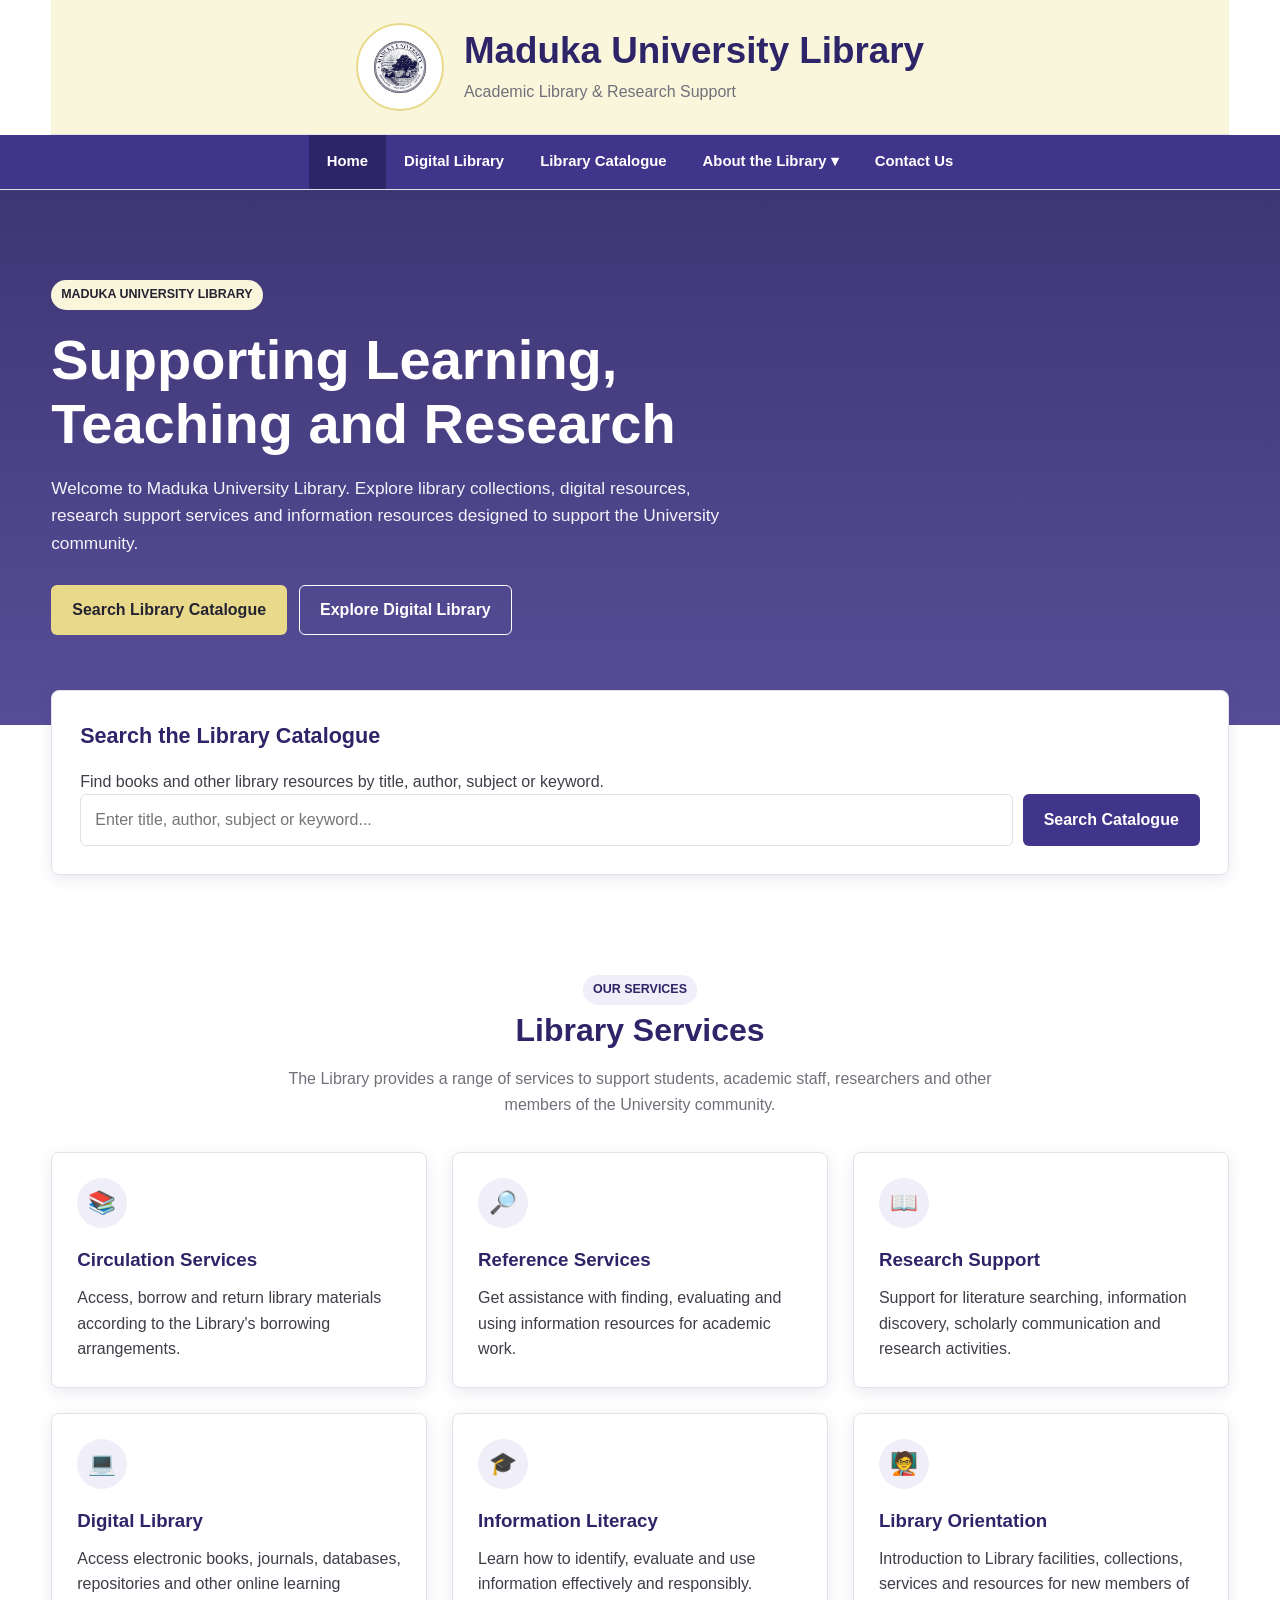
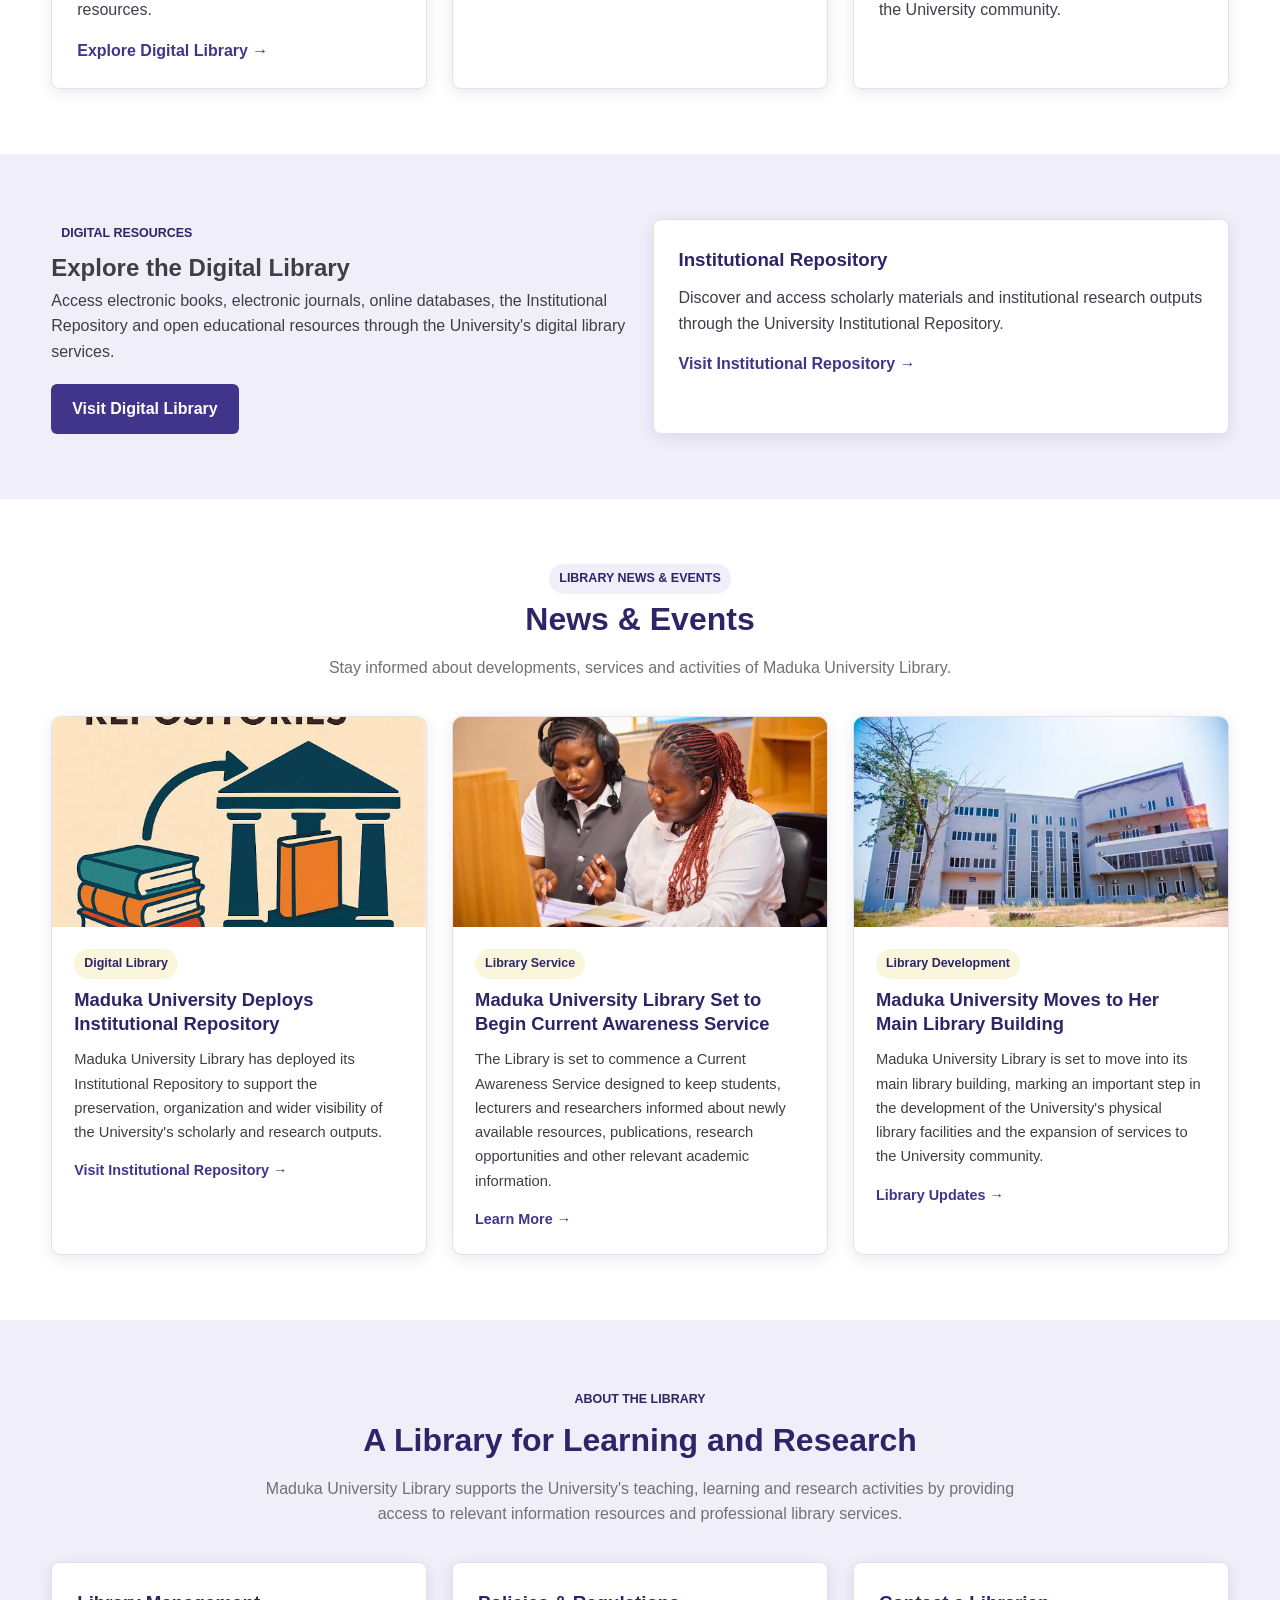
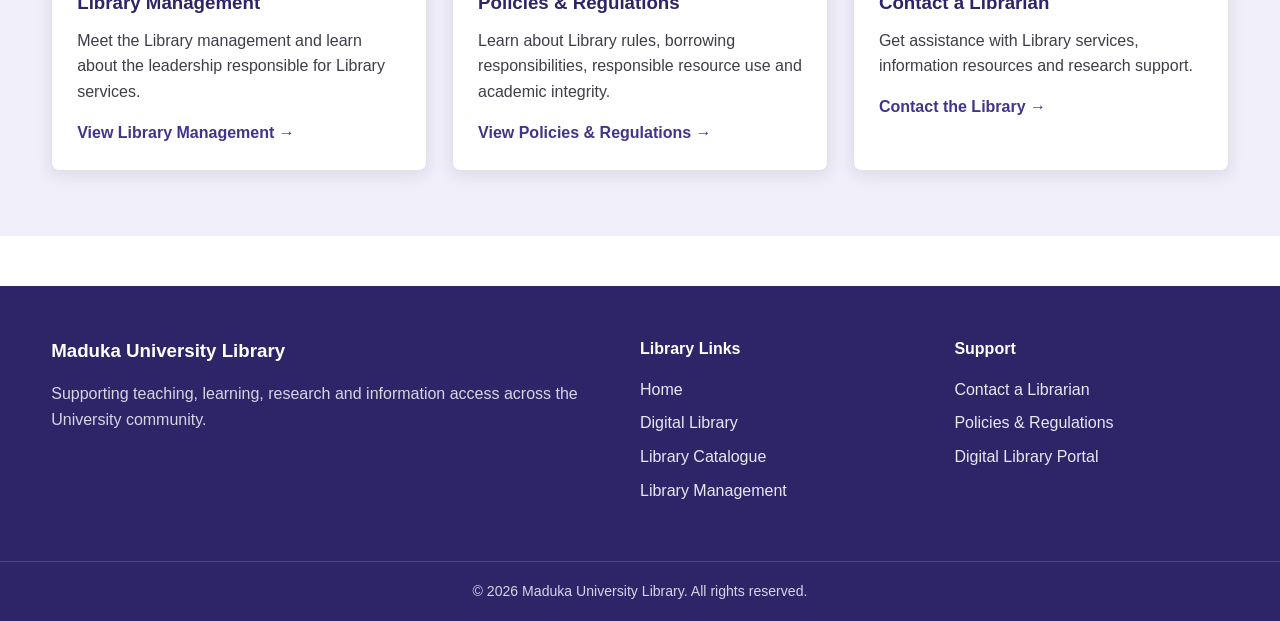
<file: index.html>
<!DOCTYPE html>
<html lang="en">
<head>
    <meta charset="UTF-8">
    <meta name="viewport" content="width=device-width, initial-scale=1.0">

    <title>Maduka University Library</title>

    <meta
        name="description"
        content="Maduka University Library provides library, digital resources, research support and information services to the University community."
    >

    <link rel="stylesheet" href="style.css">
</head>

<body>

    
    <!-- =====================================================
         HEADER
    ====================================================== -->

   <header class="site-header">

    <div class="container university-header">

        <a href="index.html" class="university-brand">

            <img
                src="images/logo.png"
                alt="Maduka University Library Logo"
                class="university-logo"
            >

            <div class="university-title">
                <h1>Maduka University Library</h1>
                <p>Academic Library &amp; Research Support</p>
            </div>

        </a>

    </div>


    <nav class="main-nav" aria-label="Main Navigation">

        <div class="container">

            <ul class="nav-list">

                <li>
                    <a href="index.html" class="nav-link active">
                        Home
                    </a>
                </li>

                <li>
                    <a href="digital.html" class="nav-link">
                        Digital Library
                    </a>
                </li>

                <li>
                    <a href="catalogue.html" class="nav-link">
                        Library Catalogue
                    </a>
                </li>

                <li class="nav-dropdown">

                    <a href="#" class="nav-link">
                        About the Library ▾
                    </a>

                    <ul class="dropdown-menu">

                        <li>
                            <a href="staff.html">
                                Library Management
                            </a>
                        </li>

                        <li>
                            <a href="index.html#services">
                                Library Services
                            </a>
                        </li>

                        <li>
                            <a href="rules.html">
                                Policies &amp; Regulations
                            </a>
                        </li>

                    </ul>

                </li>

                <li>
                    <a href="contact.html" class="nav-link">
                        Contact Us
                    </a>
                </li>

            </ul>

        </div>

    </nav>

</header>
    <!-- =====================================================
         MAIN CONTENT
    ====================================================== -->

    <main>


        <!-- =================================================
             HERO
        ================================================== -->

        <section class="hero">

            <div class="container">

                <div class="hero-content">

                    <span class="badge badge-yellow">
                        MADUKA UNIVERSITY LIBRARY
                    </span>

                    <h1>
                        Supporting Learning, Teaching and Research
                    </h1>

                    <p>
                        Welcome to Maduka University Library. Explore
                        library collections, digital resources, research
                        support services and information resources designed
                        to support the University community.
                    </p>

                    <div class="hero-actions">

                        <a
                            href="catalogue.html"
                            class="btn btn-secondary"
                        >
                            Search Library Catalogue
                        </a>

                        <a
                            href="digital.html"
                            class="btn btn-outline hero-outline"
                        >
                            Explore Digital Library
                        </a>

                    </div>

                </div>

            </div>

        </section>


        <!-- =================================================
             QUICK CATALOGUE SEARCH
        ================================================== -->

        <section class="search-section">

            <div class="container">

                <div class="search-widget">

                    <h2>
                        Search the Library Catalogue
                    </h2>

                    <p>
                        Find books and other library resources by title,
                        author, subject or keyword.
                    </p>

                    <form
                        id="quick-search"
                        class="search-form"
                    >

                        <input
                            type="search"
                            id="catalogue-search"
                            name="catalogue-search"
                            placeholder="Enter title, author, subject or keyword..."
                            aria-label="Search library catalogue"
                            required
                        >

                        <button
                            type="submit"
                            class="btn btn-primary"
                        >
                            Search Catalogue
                        </button>

                    </form>

                </div>

            </div>

        </section>


        <!-- =================================================
             SERVICES
        ================================================== -->

        <section id="services">

            <div class="container">

                <div class="section-header">

                    <span class="badge">
                        OUR SERVICES
                    </span>

                    <h2>
                        Library Services
                    </h2>

                    <p>
                        The Library provides a range of services to support
                        students, academic staff, researchers and other
                        members of the University community.
                    </p>

                </div>


                <div class="grid-container grid-3">

                    <article class="card">

                        <div class="card-icon">
                            📚
                        </div>

                        <h3>
                            Circulation Services
                        </h3>

                        <p>
                            Access, borrow and return library materials
                            according to the Library's borrowing
                            arrangements.
                        </p>

                    </article>


                    <article class="card">

                        <div class="card-icon">
                            🔎
                        </div>

                        <h3>
                            Reference Services
                        </h3>

                        <p>
                            Get assistance with finding, evaluating and
                            using information resources for academic work.
                        </p>

                    </article>


                    <article class="card">

                        <div class="card-icon">
                            📖
                        </div>

                        <h3>
                            Research Support
                        </h3>

                        <p>
                            Support for literature searching, information
                            discovery, scholarly communication and research
                            activities.
                        </p>

                    </article>


                    <article class="card">

                        <div class="card-icon">
                            💻
                        </div>

                        <h3>
                            Digital Library
                        </h3>

                        <p>
                            Access electronic books, journals, databases,
                            repositories and other online learning resources.
                        </p>

                        <a
                            href="digital.html"
                            class="card-link"
                        >
                            Explore Digital Library →
                        </a>

                    </article>


                    <article class="card">

                        <div class="card-icon">
                            🎓
                        </div>

                        <h3>
                            Information Literacy
                        </h3>

                        <p>
                            Learn how to identify, evaluate and use
                            information effectively and responsibly.
                        </p>

                    </article>


                    <article class="card">

                        <div class="card-icon">
                            🧑‍🏫
                        </div>

                        <h3>
                            Library Orientation
                        </h3>

                        <p>
                            Introduction to Library facilities, collections,
                            services and resources for new members of the
                            University community.
                        </p>

                    </article>

                </div>

            </div>

        </section>


        <!-- =================================================
             DIGITAL LIBRARY HIGHLIGHT
        ================================================== -->

        <section class="highlight-section">

            <div class="container">

                <div class="grid-container grid-2">

                    <div>

                        <span class="badge">
                            DIGITAL RESOURCES
                        </span>

                        <h2>
                            Explore the Digital Library
                        </h2>

                        <p>
                            Access electronic books, electronic journals,
                            online databases, the Institutional Repository
                            and open educational resources through the
                            University's digital library services.
                        </p>

                        <div class="mt-20">

                            <a
                                href="digital.html"
                                class="btn btn-primary"
                            >
                                Visit Digital Library
                            </a>

                        </div>

                    </div>


                    <div class="card">

                        <h3>
                            Institutional Repository
                        </h3>

                        <p>
                            Discover and access scholarly materials and
                            institutional research outputs through the
                            University Institutional Repository.
                        </p>

                        <a
                            href="https://dspace.madukauniversity.edu.ng"
                            target="_blank"
                            rel="noopener noreferrer"
                            class="card-link"
                        >
                            Visit Institutional Repository →
                        </a>

                    </div>

                </div>

            </div>

        </section>


        <!-- =================================================
     NEWS & EVENTS
================================================== -->

<section class="news-section">

    <div class="container">

        <div class="section-header">

            <span class="badge">
                LIBRARY NEWS &amp; EVENTS
            </span>

            <h2>
                News &amp; Events
            </h2>

            <p>
                Stay informed about developments, services and activities
                of Maduka University Library.
            </p>

        </div>


        <div class="news-grid">


            <!-- NEWS 1 -->

            <article class="news-card">

                <div class="news-image">

                    <img
                        src="images/news-ir.jpg"
                        alt="Institutional Repository and digital scholarly resources"
                    >

                </div>

                <div class="news-content">

                    <span class="news-date">
                        Digital Library
                    </span>

                    <h3>
                        Maduka University Deploys Institutional Repository
                    </h3>

                    <p>
                        Maduka University Library has deployed its
                        Institutional Repository to support the preservation,
                        organization and wider visibility of the University's
                        scholarly and research outputs.
                    </p>

                    <a
                        href="https://dspace.madukauniversity.edu.ng"
                        target="_blank"
                        rel="noopener noreferrer"
                        class="news-link"
                    >
                        Visit Institutional Repository →
                    </a>

                </div>

            </article>


            <!-- NEWS 2 -->

            <article class="news-card">

                <div class="news-image">

                    <img
                        src="images/news-current-awareness.jpg"
                        alt="Students reading current academic information in a university library"
                    >

                </div>

                <div class="news-content">

                    <span class="news-date">
                        Library Service
                    </span>

                    <h3>
                        Maduka University Library Set to Begin Current Awareness Service
                    </h3>

                    <p>
                        The Library is set to commence a Current Awareness
                        Service designed to keep students, lecturers and
                        researchers informed about newly available
                        resources, publications, research opportunities and
                        other relevant academic information.
                    </p>

                    <a
                        href="contact.html"
                        class="news-link"
                    >
                        Learn More →
                    </a>

                </div>

            </article>


            <!-- NEWS 3 -->

            <article class="news-card">

                <div class="news-image">

                    <img
                        src="images/news-main-library.jpg"
                        alt="Modern university library building"
                    >

                </div>

                <div class="news-content">

                    <span class="news-date">
                        Library Development
                    </span>

                    <h3>
                        Maduka University Moves to Her Main Library Building
                    </h3>

                    <p>
                        Maduka University Library is set to move into its
                        main library building, marking an important step in
                        the development of the University's physical library
                        facilities and the expansion of services to the
                        University community.
                    </p>

                    <a
                        href="contact.html"
                        class="news-link"
                    >
                        Library Updates →
                    </a>

                </div>

            </article>


        </div>

    </div>

</section>


        <!-- =================================================
             ABOUT THE LIBRARY
        ================================================== -->

        <section class="highlight-section">

            <div class="container">

                <div class="section-header">

                    <span class="badge">
                        ABOUT THE LIBRARY
                    </span>

                    <h2>
                        A Library for Learning and Research
                    </h2>

                    <p>
                        Maduka University Library supports the University's
                        teaching, learning and research activities by
                        providing access to relevant information resources
                        and professional library services.
                    </p>

                </div>


                <div class="grid-container grid-3">

                    <article class="card">

                        <h3>
                            Library Management
                        </h3>

                        <p>
                            Meet the Library management and learn about the
                            leadership responsible for Library services.
                        </p>

                        <a
                            href="staff.html"
                            class="card-link"
                        >
                            View Library Management →
                        </a>

                    </article>


                    <article class="card">

                        <h3>
                            Policies &amp; Regulations
                        </h3>

                        <p>
                            Learn about Library rules, borrowing
                            responsibilities, responsible resource use and
                            academic integrity.
                        </p>

                        <a
                            href="rules.html"
                            class="card-link"
                        >
                            View Policies &amp; Regulations →
                        </a>

                    </article>


                    <article class="card">

                        <h3>
                            Contact a Librarian
                        </h3>

                        <p>
                            Get assistance with Library services,
                            information resources and research support.
                        </p>

                        <a
                            href="contact.html"
                            class="card-link"
                        >
                            Contact the Library →
                        </a>

                    </article>

                </div>

            </div>

        </section>

    </main>


    <!-- =====================================================
         FOOTER
    ====================================================== -->

    <footer class="site-footer">

        <div class="footer-main">

            <div class="container footer-grid">

                <div>

                    <h3>
                        Maduka University Library
                    </h3>

                    <p>
                        Supporting teaching, learning, research and
                        information access across the University community.
                    </p>

                </div>


                <div>

                    <h4>
                        Library Links
                    </h4>

                    <ul>

                        <li>
                            <a href="index.html">
                                Home
                            </a>
                        </li>

                        <li>
                            <a href="digital.html">
                                Digital Library
                            </a>
                        </li>

                        <li>
                            <a href="catalogue.html">
                                Library Catalogue
                            </a>
                        </li>

                        <li>
                            <a href="staff.html">
                                Library Management
                            </a>
                        </li>

                    </ul>

                </div>


                <div>

                    <h4>
                        Support
                    </h4>

                    <ul>

                        <li>
                            <a href="contact.html">
                                Contact a Librarian
                            </a>
                        </li>

                        <li>
                            <a href="rules.html">
                                Policies &amp; Regulations
                            </a>
                        </li>

                        <li>
                            <a
                                href="https://mue.cblibrary.ng"
                                target="_blank"
                                rel="noopener noreferrer"
                            >
                                Digital Library Portal
                            </a>
                        </li>

                    </ul>

                </div>

            </div>

        </div>


        <div class="footer-bottom">

            <div class="container">

                <p>
                    &copy; 2026 Maduka University Library.
                    All rights reserved.
                </p>

            </div>

        </div>

    </footer>


    <!-- =====================================================
         JAVASCRIPT
    ====================================================== -->

    <script src="script.js"></script>

</body>
</html>
</file>
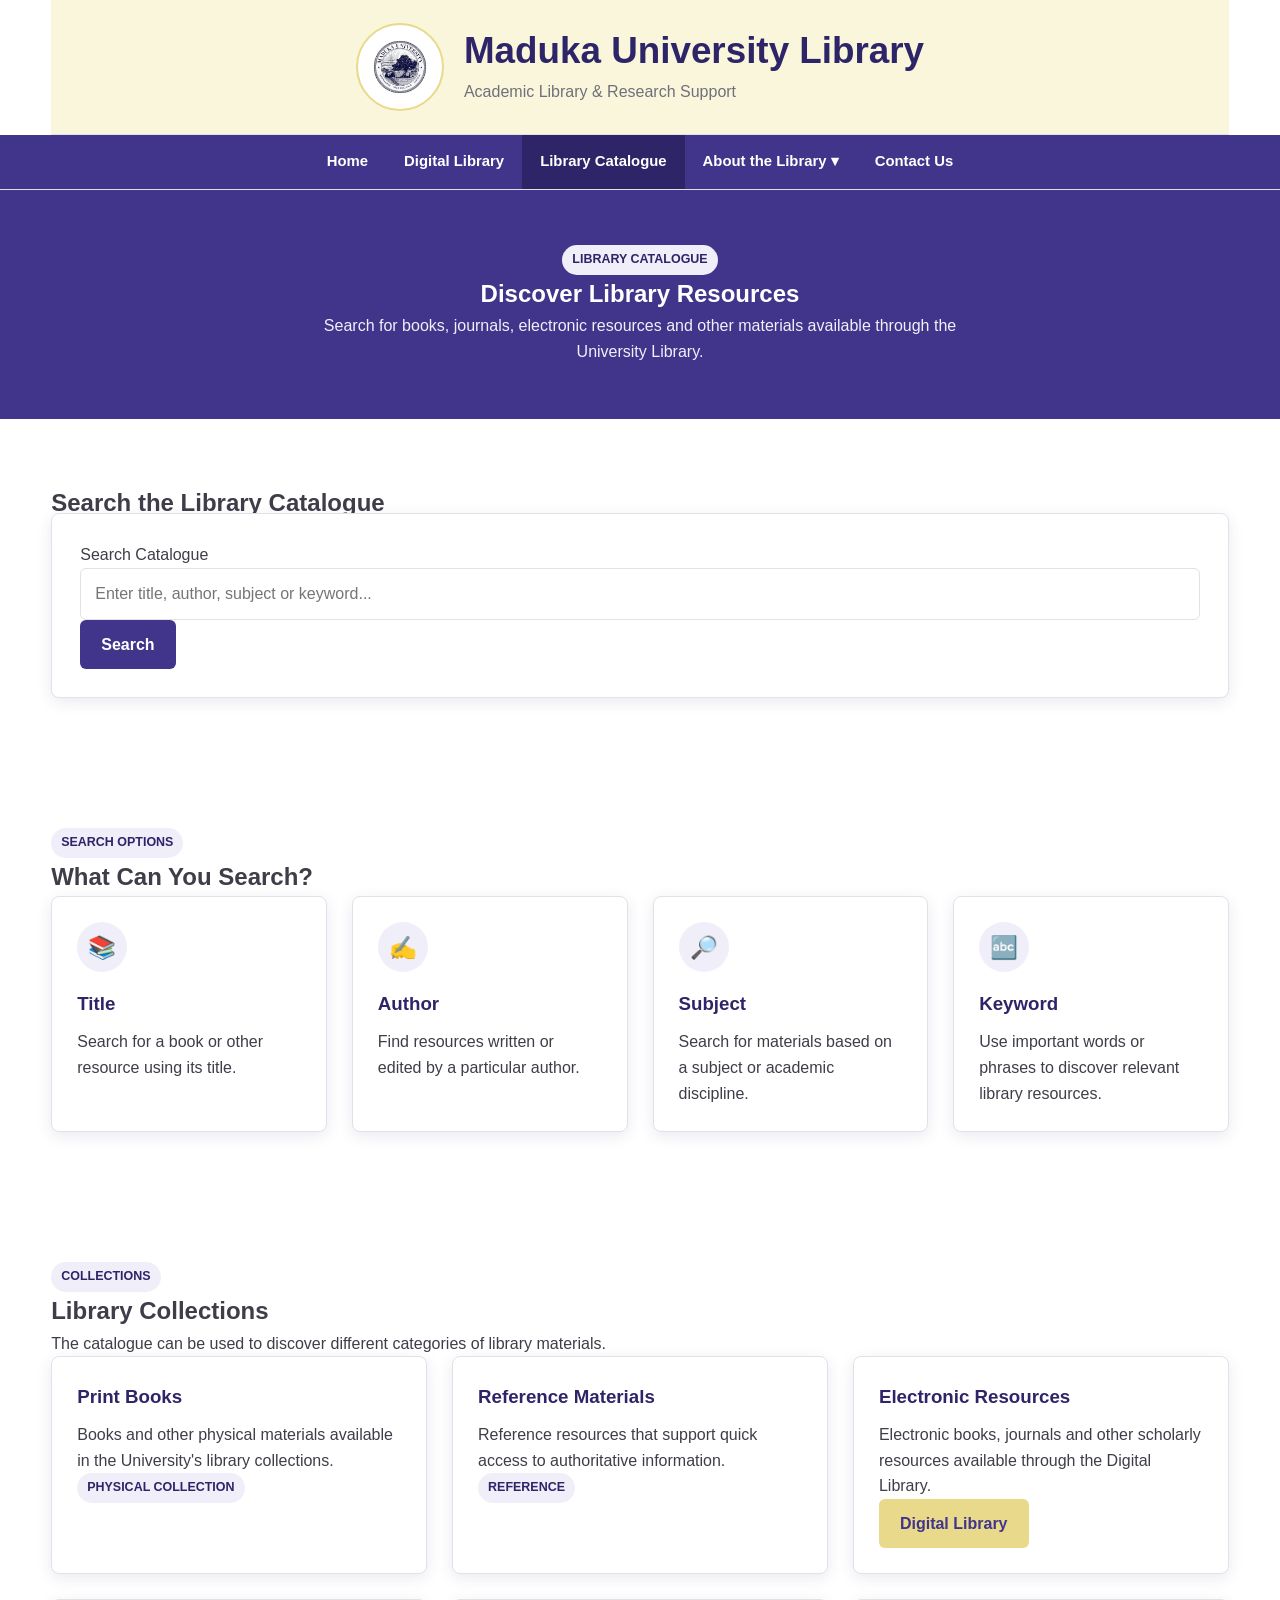
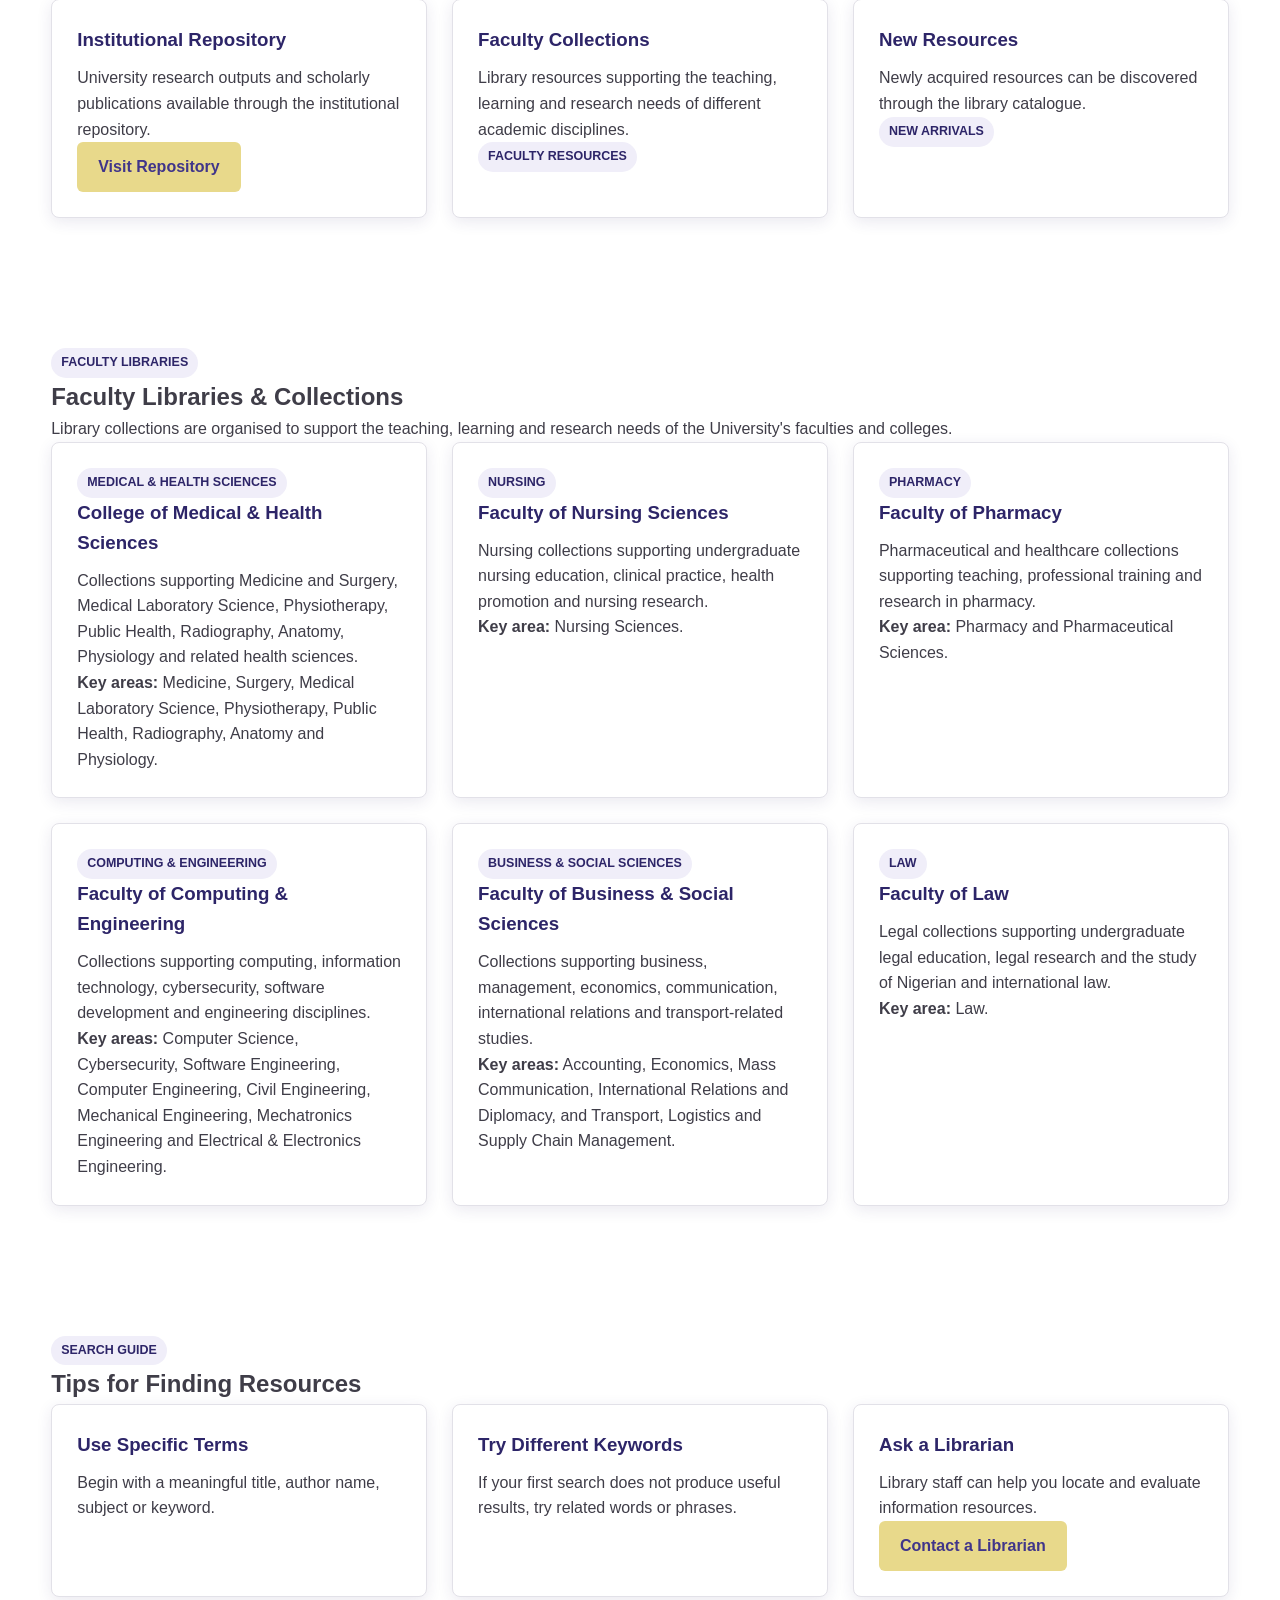
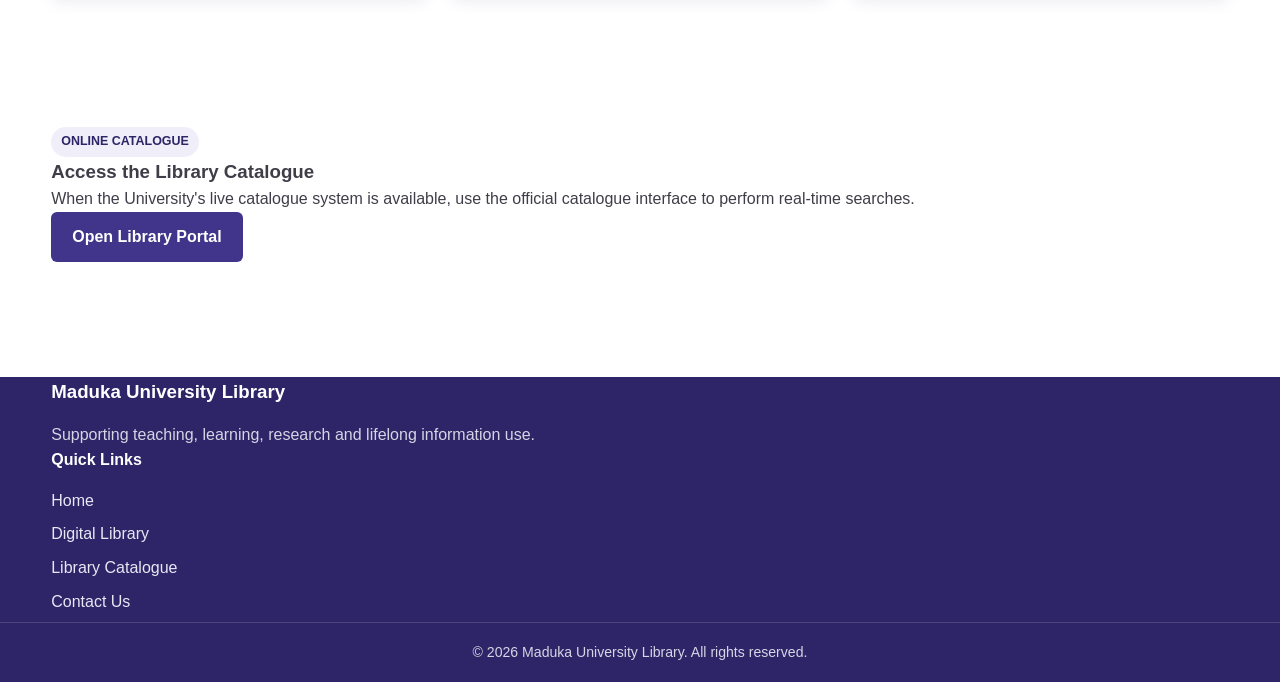
<file: catalogue.html>
<!DOCTYPE html>
<html lang="en">
<head>
    <meta charset="UTF-8">
    <meta name="viewport" content="width=device-width, initial-scale=1.0">

    <meta name="description"
          content="Maduka University Library Catalogue">

    <title>Library Catalogue | Maduka University Library</title>

    <link rel="stylesheet" href="style.css">
</head>

<body id="page-catalogue" data-page="catalogue">

    

<header class="site-header">

    <div class="container university-header">

        <a href="index.html" class="university-brand">

            <img
                src="images/logo.png"
                alt="Maduka University Library Logo"
                class="university-logo"
            >

            <div class="university-title">
                <h1>Maduka University Library</h1>
                <p>Academic Library &amp; Research Support</p>
            </div>

        </a>

    </div>

    <nav class="main-nav" aria-label="Main Navigation">

        <div class="container">

            <ul class="nav-list">

                <li>
                    <a href="index.html" class="nav-link">
                        Home
                    </a>
                </li>

                <li>
                    <a href="digital.html" class="nav-link">
                        Digital Library
                    </a>
                </li>

                <li>
                    <a href="catalogue.html" class="nav-link active">
                        Library Catalogue
                    </a>
                </li>

                <li class="nav-dropdown">

                    <a href="#" class="nav-link">
                        About the Library ▾
                    </a>

                    <ul class="dropdown-menu">

                        <li>
                            <a href="staff.html">
                                Library Management
                            </a>
                        </li>

                        <li>
                            <a href="index.html#services">
                                Library Services
                            </a>
                        </li>

                        <li>
                            <a href="rules.html">
                                Policies &amp; Regulations
                            </a>
                        </li>

                    </ul>

                </li>

                <li>
                    <a href="contact.html" class="nav-link">
                        Contact Us
                    </a>
                </li>

            </ul>

        </div>

    </nav>

</header>


    <!-- PAGE BANNER -->
    <section class="page-banner">

        <div class="container">

            <span class="badge">
                LIBRARY CATALOGUE
            </span>

            <h2>
                Discover Library Resources
            </h2>

            <p>
                Search for books, journals, electronic resources and
                other materials available through the University Library.
            </p>

        </div>

    </section>


    <!-- CATALOGUE SEARCH -->
    <section class="section">

        <div class="container">

            <div class="section-heading">

                <h2>
                    Search the Library Catalogue
                </h2>

                <p>
                    Search by title, author, subject or keyword.
                </p>

            </div>


            <div class="search-widget">

                <form id="catalogue-search-form">

                    <label for="catalogue-search-input">
                        Search Catalogue
                    </label>

                    <div class="search-row">

                        <input
                            type="search"
                            id="catalogue-search-input"
                            name="catalogue-search"
                            placeholder="Enter title, author, subject or keyword..."
                            required
                        >

                        <button
                            type="submit"
                            class="btn btn-primary"
                        >
                            Search
                        </button>

                    </div>

                </form>


                <div
                    id="catalogue-search-result"
                    class="form-feedback-message"
                    aria-live="polite"
                ></div>

            </div>

        </div>

    </section>


    <!-- SEARCH OPTIONS -->
    <section class="section section-alt">

        <div class="container">

            <div class="section-heading">

                <span class="badge">
                    SEARCH OPTIONS
                </span>

                <h2>
                    What Can You Search?
                </h2>

            </div>


            <div class="grid-container grid-4">

                <article class="card">

                    <div class="card-icon">
                        📚
                    </div>

                    <h3>
                        Title
                    </h3>

                    <p>
                        Search for a book or other resource using
                        its title.
                    </p>

                </article>


                <article class="card">

                    <div class="card-icon">
                        ✍️
                    </div>

                    <h3>
                        Author
                    </h3>

                    <p>
                        Find resources written or edited by a
                        particular author.
                    </p>

                </article>


                <article class="card">

                    <div class="card-icon">
                        🔎
                    </div>

                    <h3>
                        Subject
                    </h3>

                    <p>
                        Search for materials based on a subject
                        or academic discipline.
                    </p>

                </article>


                <article class="card">

                    <div class="card-icon">
                        🔤
                    </div>

                    <h3>
                        Keyword
                    </h3>

                    <p>
                        Use important words or phrases to discover
                        relevant library resources.
                    </p>

                </article>

            </div>

        </div>

    </section>


    <!-- CATALOGUE CATEGORIES -->
    <section class="section">

        <div class="container">

            <div class="section-heading">

                <span class="badge">
                    COLLECTIONS
                </span>

                <h2>
                    Library Collections
                </h2>

                <p>
                    The catalogue can be used to discover different
                    categories of library materials.
                </p>

            </div>


            <div class="grid-container grid-3">

                <article class="card">

                    <h3>
                        Print Books
                    </h3>

                    <p>
                        Books and other physical materials available
                        in the University's library collections.
                    </p>

                    <span class="badge">
                        PHYSICAL COLLECTION
                    </span>

                </article>


                <article class="card">

                    <h3>
                        Reference Materials
                    </h3>

                    <p>
                        Reference resources that support quick access
                        to authoritative information.
                    </p>

                    <span class="badge">
                        REFERENCE
                    </span>

                </article>


                <article class="card">

                    <h3>
                        Electronic Resources
                    </h3>

                    <p>
                        Electronic books, journals and other scholarly
                        resources available through the Digital Library.
                    </p>

                    <a
                        href="digital.html"
                        class="btn btn-secondary"
                    >
                        Digital Library
                    </a>

                </article>


                <article class="card">

                    <h3>
                        Institutional Repository
                    </h3>

                    <p>
                        University research outputs and scholarly
                        publications available through the institutional
                        repository.
                    </p>

                    <a
                        href="https://dspace.madukauniversity.edu.ng"
                        target="_blank"
                        rel="noopener"
                        class="btn btn-secondary"
                    >
                        Visit Repository
                    </a>

                </article>


                <article class="card">

                    <h3>
                        Faculty Collections
                    </h3>

                    <p>
                        Library resources supporting the teaching,
                        learning and research needs of different
                        academic disciplines.
                    </p>

                    <span class="badge">
                        FACULTY RESOURCES
                    </span>

                </article>


                <article class="card">

                    <h3>
                        New Resources
                    </h3>

                    <p>
                        Newly acquired resources can be discovered
                        through the library catalogue.
                    </p>

                    <span class="badge">
                        NEW ARRIVALS
                    </span>

                </article>

            </div>

        </div>

    </section>


    <!-- =========================================================
     FACULTY LIBRARIES
     ========================================================= -->

<section class="section section-alt">

    <div class="container">

        <div class="section-heading">

            <span class="badge">
                FACULTY LIBRARIES
            </span>

            <h2>
                Faculty Libraries &amp; Collections
            </h2>

            <p>
                Library collections are organised to support the teaching,
                learning and research needs of the University's faculties
                and colleges.
            </p>

        </div>


        <div class="grid-container grid-3">


            <!-- COLLEGE OF MEDICAL & HEALTH SCIENCES -->

            <article class="card">

                <span class="badge">
                    MEDICAL &amp; HEALTH SCIENCES
                </span>

                <h3>
                    College of Medical &amp; Health Sciences
                </h3>

                <p>
                    Collections supporting Medicine and Surgery,
                    Medical Laboratory Science, Physiotherapy,
                    Public Health, Radiography, Anatomy, Physiology
                    and related health sciences.
                </p>

                <p>
                    <strong>Key areas:</strong>
                    Medicine, Surgery, Medical Laboratory Science,
                    Physiotherapy, Public Health, Radiography,
                    Anatomy and Physiology.
                </p>

            </article>


            <!-- NURSING SCIENCES -->

            <article class="card">

                <span class="badge">
                    NURSING
                </span>

                <h3>
                    Faculty of Nursing Sciences
                </h3>

                <p>
                    Nursing collections supporting undergraduate
                    nursing education, clinical practice, health
                    promotion and nursing research.
                </p>

                <p>
                    <strong>Key area:</strong>
                    Nursing Sciences.
                </p>

            </article>


            <!-- PHARMACY -->

            <article class="card">

                <span class="badge">
                    PHARMACY
                </span>

                <h3>
                    Faculty of Pharmacy
                </h3>

                <p>
                    Pharmaceutical and healthcare collections
                    supporting teaching, professional training
                    and research in pharmacy.
                </p>

                <p>
                    <strong>Key area:</strong>
                    Pharmacy and Pharmaceutical Sciences.
                </p>

            </article>


            <!-- COMPUTING & ENGINEERING -->

            <article class="card">

                <span class="badge">
                    COMPUTING &amp; ENGINEERING
                </span>

                <h3>
                    Faculty of Computing &amp; Engineering
                </h3>

                <p>
                    Collections supporting computing, information
                    technology, cybersecurity, software development
                    and engineering disciplines.
                </p>

                <p>
                    <strong>Key areas:</strong>
                    Computer Science, Cybersecurity, Software Engineering,
                    Computer Engineering, Civil Engineering, Mechanical
                    Engineering, Mechatronics Engineering and
                    Electrical &amp; Electronics Engineering.
                </p>

            </article>


            <!-- BUSINESS & SOCIAL SCIENCES -->

            <article class="card">

                <span class="badge">
                    BUSINESS &amp; SOCIAL SCIENCES
                </span>

                <h3>
                    Faculty of Business &amp; Social Sciences
                </h3>

                <p>
                    Collections supporting business, management,
                    economics, communication, international relations
                    and transport-related studies.
                </p>

                <p>
                    <strong>Key areas:</strong>
                    Accounting, Economics, Mass Communication,
                    International Relations and Diplomacy,
                    and Transport, Logistics and Supply Chain Management.
                </p>

            </article>


            <!-- LAW -->

            <article class="card">

                <span class="badge">
                    LAW
                </span>

                <h3>
                    Faculty of Law
                </h3>

                <p>
                    Legal collections supporting undergraduate legal
                    education, legal research and the study of Nigerian
                    and international law.
                </p>

                <p>
                    <strong>Key area:</strong>
                    Law.
                </p>

            </article>

        </div>

    </div>

</section>

    <!-- CATALOGUE GUIDE -->
    <section class="section">

        <div class="container">

            <div class="section-heading">

                <span class="badge">
                    SEARCH GUIDE
                </span>

                <h2>
                    Tips for Finding Resources
                </h2>

            </div>


            <div class="grid-container grid-3">

                <article class="card">

                    <h3>
                        Use Specific Terms
                    </h3>

                    <p>
                        Begin with a meaningful title, author name,
                        subject or keyword.
                    </p>

                </article>


                <article class="card">

                    <h3>
                        Try Different Keywords
                    </h3>

                    <p>
                        If your first search does not produce useful
                        results, try related words or phrases.
                    </p>

                </article>


                <article class="card">

                    <h3>
                        Ask a Librarian
                    </h3>

                    <p>
                        Library staff can help you locate and evaluate
                        information resources.
                    </p>

                    <a
                        href="contact.html"
                        class="btn btn-secondary"
                    >
                        Contact a Librarian
                    </a>

                </article>

            </div>

        </div>

    </section>


    <!-- EXTERNAL CATALOGUE NOTICE -->
    <section class="section section-alt">

        <div class="container">

            <div class="portal-redirect">

                <div>

                    <span class="badge">
                        ONLINE CATALOGUE
                    </span>

                    <h3>
                        Access the Library Catalogue
                    </h3>

                    <p>
                        When the University's live catalogue system is
                        available, use the official catalogue interface
                        to perform real-time searches.
                    </p>

                </div>


                <a
                    href="https://mue.cblibrary.ng"
                    target="_blank"
                    rel="noopener"
                    class="btn btn-primary"
                >
                    Open Library Portal
                </a>

            </div>

        </div>

    </section>


    <!-- FOOTER -->
    <footer class="site-footer">

        <div class="container footer-content">

            <div>

                <h3>
                    Maduka University Library
                </h3>

                <p>
                    Supporting teaching, learning, research and
                    lifelong information use.
                </p>

            </div>


            <div>

                <h4>
                    Quick Links
                </h4>

                <ul class="footer-links">

                    <li>
                        <a href="index.html">
                            Home
                        </a>
                    </li>

                    <li>
                        <a href="digital.html">
                            Digital Library
                        </a>
                    </li>

                    <li>
                        <a href="catalogue.html">
                            Library Catalogue
                        </a>
                    </li>

                    <li>
                        <a href="contact.html">
                            Contact Us
                        </a>
                    </li>

                </ul>

            </div>

        </div>


        <div class="footer-bottom">

            <div class="container">

                <p>
                    &copy; 2026 Maduka University Library.
                    All rights reserved.
                </p>

            </div>

        </div>

    </footer>


    <!-- JAVASCRIPT -->
    <script src="script.js"></script>

</body>
</html>
</file>
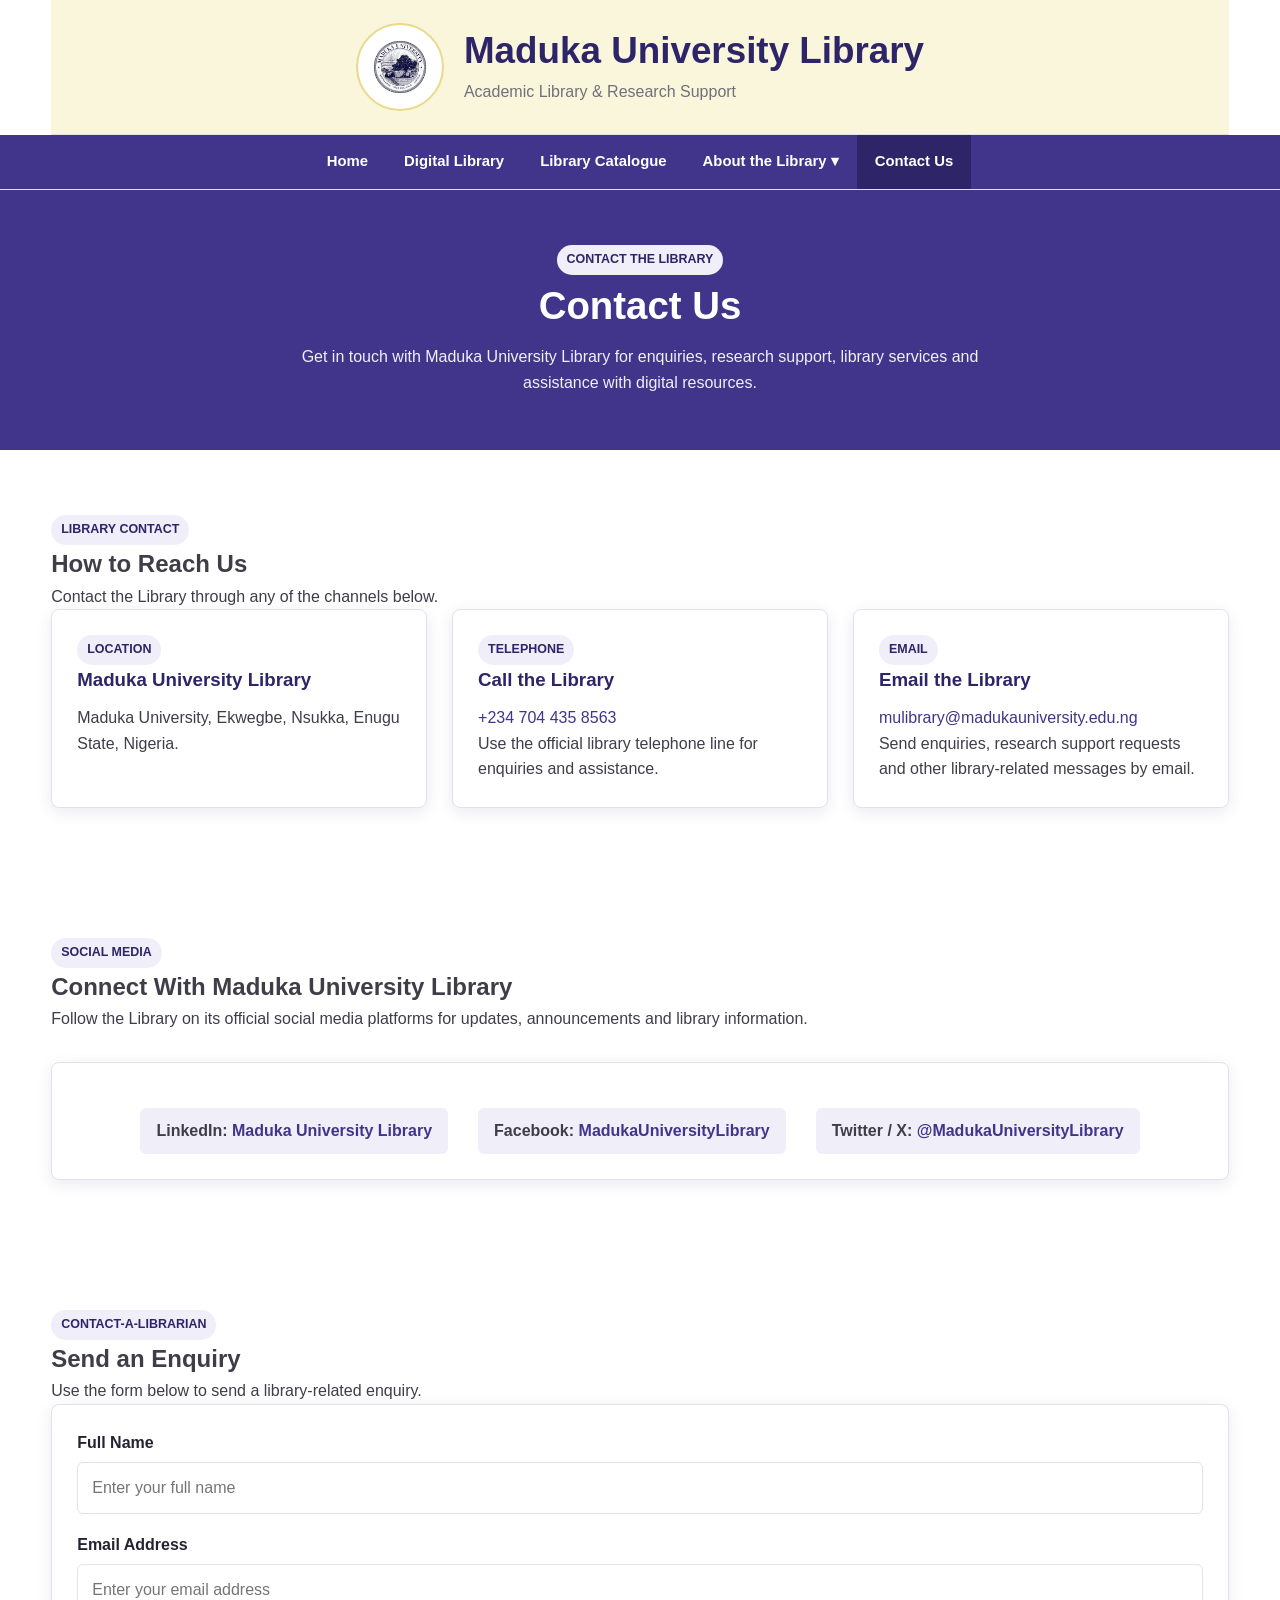
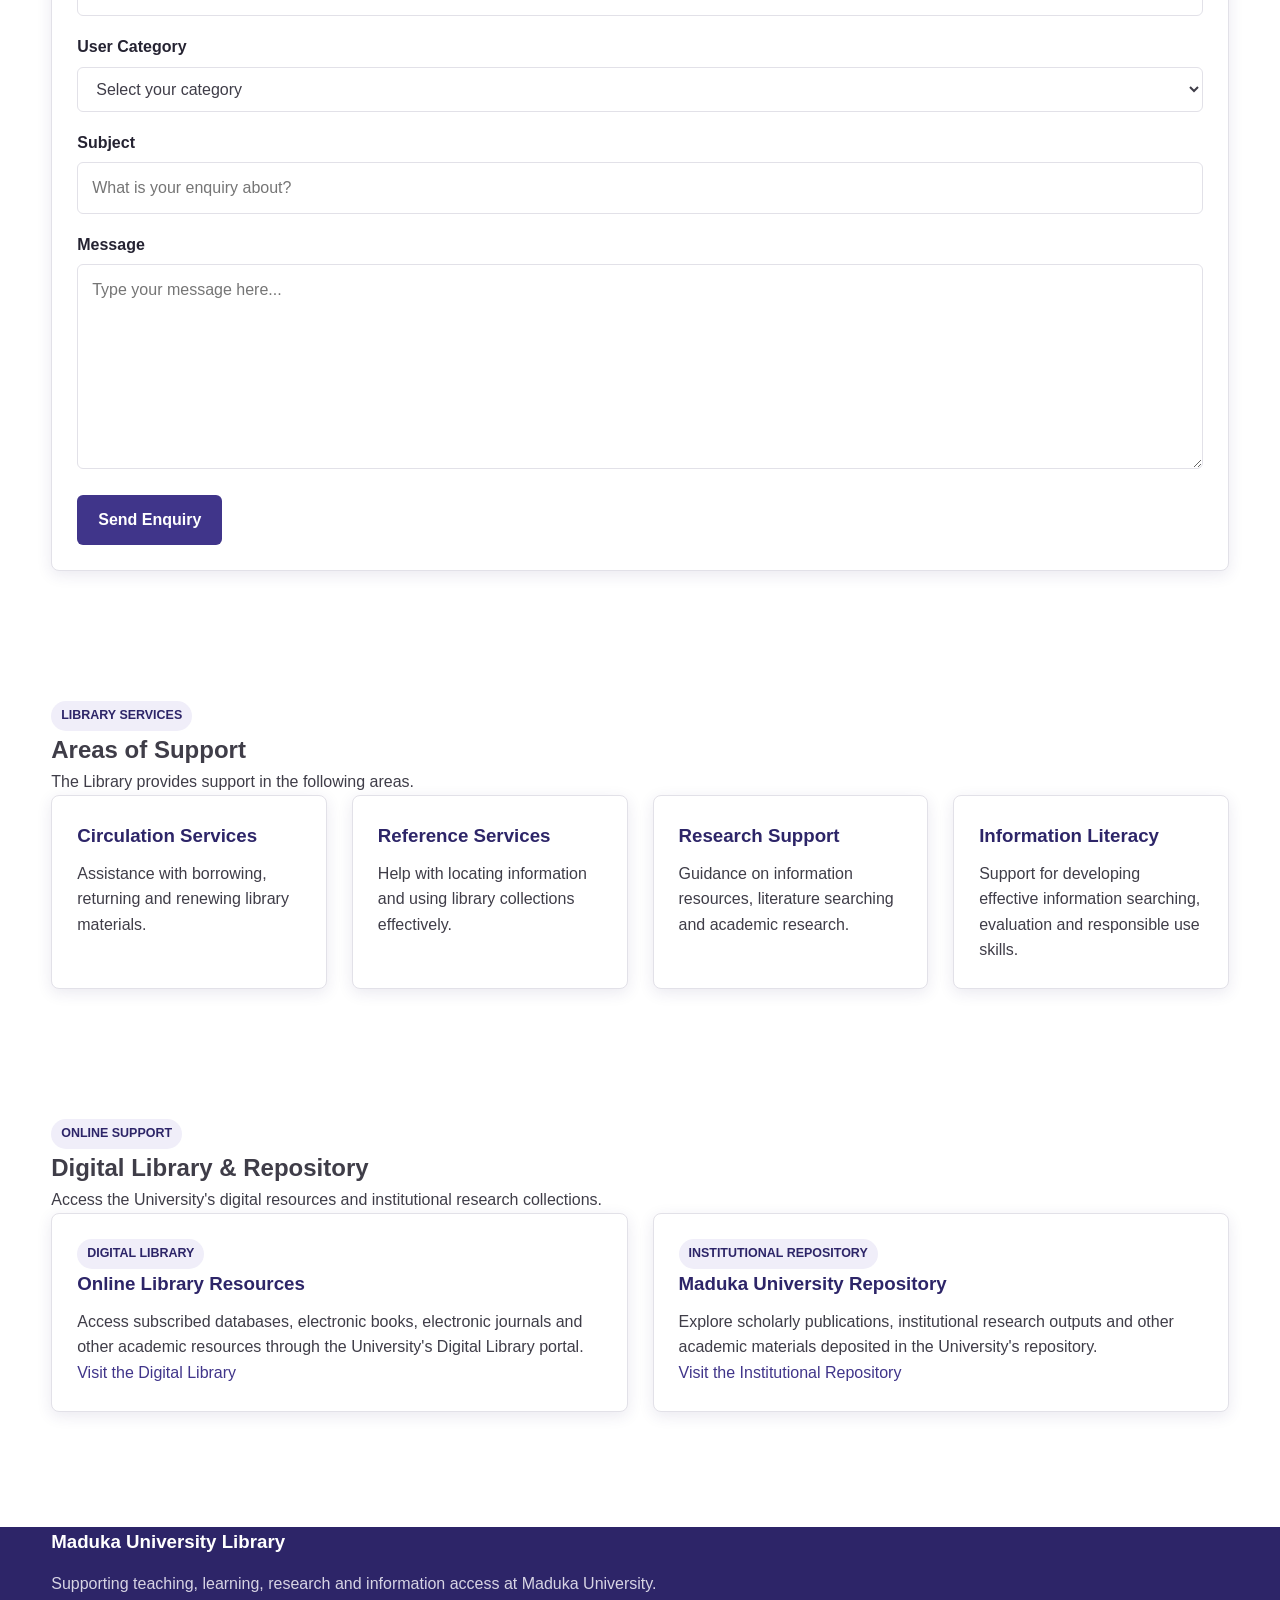
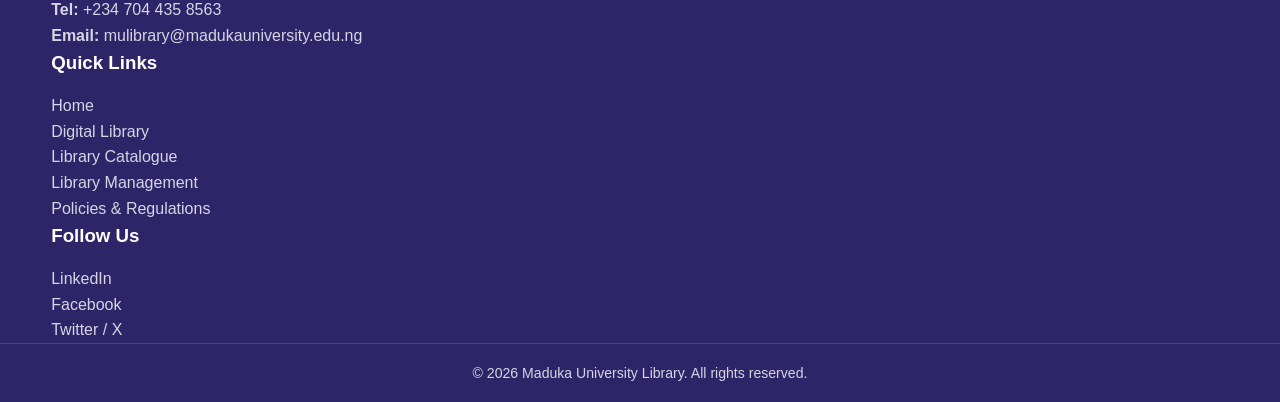
<file: contact.html>
<!DOCTYPE html>
<html lang="en">

<head>
    <meta charset="UTF-8">
    <meta name="viewport" content="width=device-width, initial-scale=1.0">

    <meta name="description"
        content="Contact Maduka University Library for library services, research support, digital resources and enquiries.">

    <title>Contact Us | Maduka University Library</title>

    <link rel="stylesheet" href="style.css">
</head>

<body id="page-contact" data-page="contact">

    <!-- =========================================================
         HEADER
         ========================================================= -->

    <header class="site-header">

        <div class="container university-header">

            <a href="index.html" class="university-brand">

                <img
                    src="images/logo.png"
                    alt="Maduka University Library Logo"
                    class="university-logo"
                >

                <div class="university-title">
                    <h1>Maduka University Library</h1>
                    <p>Academic Library &amp; Research Support</p>
                </div>

            </a>

        </div>


        <!-- MAIN NAVIGATION -->

        <nav class="main-nav" aria-label="Main Navigation">

            <div class="container">

                <ul class="nav-list">

                    <li>
                        <a href="index.html" class="nav-link">
                            Home
                        </a>
                    </li>

                    <li>
                        <a href="digital.html" class="nav-link">
                            Digital Library
                        </a>
                    </li>

                    <li>
                        <a href="catalogue.html" class="nav-link">
                            Library Catalogue
                        </a>
                    </li>

                    <li class="nav-dropdown">

                        <a href="#" class="nav-link">
                            About the Library ▾
                        </a>

                        <ul class="dropdown-menu">

                            <li>
                                <a href="staff.html">
                                    Library Management
                                </a>
                            </li>

                            <li>
                                <a href="index.html#services">
                                    Library Services
                                </a>
                            </li>

                            <li>
                                <a href="rules.html">
                                    Policies &amp; Regulations
                                </a>
                            </li>

                        </ul>

                    </li>

                    <li>
                        <a href="contact.html" class="nav-link active">
                            Contact Us
                        </a>
                    </li>

                </ul>

            </div>

        </nav>

    </header>


    <!-- =========================================================
         PAGE BANNER
         ========================================================= -->

    <section class="page-banner">

        <div class="container">

            <span class="badge">
                CONTACT THE LIBRARY
            </span>

            <h1>
                Contact Us
            </h1>

            <p>
                Get in touch with Maduka University Library for enquiries,
                research support, library services and assistance with
                digital resources.
            </p>

        </div>

    </section>


    <!-- =========================================================
         CONTACT INFORMATION
         ========================================================= -->

    <section class="section">

        <div class="container">

            <div class="section-heading">

                <span class="badge">
                    LIBRARY CONTACT
                </span>

                <h2>
                    How to Reach Us
                </h2>

                <p>
                    Contact the Library through any of the channels below.
                </p>

            </div>


            <div class="grid-container grid-3">

                <!-- LOCATION -->

                <article class="card">

                    <span class="badge">
                        LOCATION
                    </span>

                    <h3>
                        Maduka University Library
                    </h3>

                    <p>
                        Maduka University,
                        Ekwegbe, Nsukka,
                        Enugu State, Nigeria.
                    </p>

                </article>


                <!-- TELEPHONE -->

                <article class="card">

                    <span class="badge">
                        TELEPHONE
                    </span>

                    <h3>
                        Call the Library
                    </h3>

                    <p>
                        <a href="tel:+2347044358563">
                            +234 704 435 8563
                        </a>
                    </p>

                    <p>
                        Use the official library telephone line
                        for enquiries and assistance.
                    </p>

                </article>


                <!-- EMAIL -->

                <article class="card">

                    <span class="badge">
                        EMAIL
                    </span>

                    <h3>
                        Email the Library
                    </h3>

                    <p>
                        <a href="mailto:mulibrary@madukauniversity.edu.ng">
                            mulibrary@madukauniversity.edu.ng
                        </a>
                    </p>

                    <p>
                        Send enquiries, research support requests
                        and other library-related messages by email.
                    </p>

                </article>

            </div>

        </div>

    </section>


    <!-- =========================================================
         SOCIAL MEDIA
         ========================================================= -->

    <section class="section section-alt">

        <div class="container">

            <div class="section-heading">

                <span class="badge">
                    SOCIAL MEDIA
                </span>

                <h2>
                    Connect With Maduka University Library
                </h2>

                <p>
                    Follow the Library on its official social media platforms
                    for updates, announcements and library information.
                </p>

            </div>


            <div class="card social-contact-card">

                <div class="social-links">

                    <p>
                        <strong>LinkedIn:</strong>
                        <a
                            href="https://www.linkedin.com/in/maduka-university-library"
                            target="_blank"
                            rel="noopener noreferrer"
                        >
                            Maduka University Library
                        </a>
                    </p>


                    <p>
                        <strong>Facebook:</strong>
                        <a
                            href="https://www.facebook.com/MadukaUniversityLibrary"
                            target="_blank"
                            rel="noopener noreferrer"
                        >
                            MadukaUniversityLibrary
                        </a>
                    </p>


                    <p>
                        <strong>Twitter / X:</strong>
                        <a
                            href="https://x.com/MadukaUniversityLibrary"
                            target="_blank"
                            rel="noopener noreferrer"
                        >
                            @MadukaUniversityLibrary
                        </a>
                    </p>

                </div>

            </div>

        </div>

    </section>


    <!-- =========================================================
         CONTACT-A-LIBRARIAN FORM
         ========================================================= -->

    <section class="section">

        <div class="container">

            <div class="section-heading">

                <span class="badge">
                    CONTACT-A-LIBRARIAN
                </span>

                <h2>
                    Send an Enquiry
                </h2>

                <p>
                    Use the form below to send a library-related enquiry.
                </p>

            </div>


            <div class="card">

                <form id="contact-form">

                    <!-- NAME -->

                    <div class="form-group">

                        <label for="name">
                            Full Name
                        </label>

                        <input
                            type="text"
                            id="name"
                            name="name"
                            placeholder="Enter your full name"
                            required
                        >

                    </div>


                    <!-- EMAIL -->

                    <div class="form-group">

                        <label for="email">
                            Email Address
                        </label>

                        <input
                            type="email"
                            id="email"
                            name="email"
                            placeholder="Enter your email address"
                            required
                        >

                    </div>


                    <!-- USER CATEGORY -->

                    <div class="form-group">

                        <label for="user-category">
                            User Category
                        </label>

                        <select
                            id="user-category"
                            name="user-category"
                            required
                        >

                            <option value="">
                                Select your category
                            </option>

                            <option value="student">
                                Student
                            </option>

                            <option value="academic-staff">
                                Academic Staff
                            </option>

                            <option value="non-academic-staff">
                                Non-Academic Staff
                            </option>

                            <option value="researcher">
                                Researcher
                            </option>

                            <option value="visitor">
                                Visitor / External User
                            </option>

                        </select>

                    </div>


                    <!-- SUBJECT -->

                    <div class="form-group">

                        <label for="subject">
                            Subject
                        </label>

                        <input
                            type="text"
                            id="subject"
                            name="subject"
                            placeholder="What is your enquiry about?"
                            required
                        >

                    </div>


                    <!-- MESSAGE -->

                    <div class="form-group">

                        <label for="message">
                            Message
                        </label>

                        <textarea
                            id="message"
                            name="message"
                            rows="7"
                            placeholder="Type your message here..."
                            required
                        ></textarea>

                    </div>


                    <!-- SUBMIT -->

                    <button
                        type="submit"
                        class="btn btn-primary"
                    >
                        Send Enquiry
                    </button>


                    <!-- FORM RESPONSE -->

                    <div
                        id="contact-result"
                        class="form-result"
                        aria-live="polite"
                    ></div>

                </form>

            </div>

        </div>

    </section>


    <!-- =========================================================
         LIBRARY SUPPORT AREAS
         ========================================================= -->

    <section class="section section-alt">

        <div class="container">

            <div class="section-heading">

                <span class="badge">
                    LIBRARY SERVICES
                </span>

                <h2>
                    Areas of Support
                </h2>

                <p>
                    The Library provides support in the following areas.
                </p>

            </div>


            <div class="grid-container grid-4">

                <article class="card">

                    <h3>
                        Circulation Services
                    </h3>

                    <p>
                        Assistance with borrowing, returning and renewing
                        library materials.
                    </p>

                </article>


                <article class="card">

                    <h3>
                        Reference Services
                    </h3>

                    <p>
                        Help with locating information and using library
                        collections effectively.
                    </p>

                </article>


                <article class="card">

                    <h3>
                        Research Support
                    </h3>

                    <p>
                        Guidance on information resources, literature
                        searching and academic research.
                    </p>

                </article>


                <article class="card">

                    <h3>
                        Information Literacy
                    </h3>

                    <p>
                        Support for developing effective information
                        searching, evaluation and responsible use skills.
                    </p>

                </article>

            </div>

        </div>

    </section>


    <!-- =========================================================
         DIGITAL SUPPORT
         ========================================================= -->

    <section class="section">

        <div class="container">

            <div class="section-heading">

                <span class="badge">
                    ONLINE SUPPORT
                </span>

                <h2>
                    Digital Library &amp; Repository
                </h2>

                <p>
                    Access the University's digital resources and
                    institutional research collections.
                </p>

            </div>


            <div class="grid-container grid-2">


                <!-- DIGITAL LIBRARY -->

                <article class="card">

                    <span class="badge">
                        DIGITAL LIBRARY
                    </span>

                    <h3>
                        Online Library Resources
                    </h3>

                    <p>
                        Access subscribed databases, electronic books,
                        electronic journals and other academic resources
                        through the University's Digital Library portal.
                    </p>

                    <p>
                        <a
                            href="https://mue.cblibrary.ng"
                            target="_blank"
                            rel="noopener noreferrer"
                        >
                            Visit the Digital Library
                        </a>
                    </p>

                </article>


                <!-- INSTITUTIONAL REPOSITORY -->

                <article class="card">

                    <span class="badge">
                        INSTITUTIONAL REPOSITORY
                    </span>

                    <h3>
                        Maduka University Repository
                    </h3>

                    <p>
                        Explore scholarly publications, institutional
                        research outputs and other academic materials
                        deposited in the University's repository.
                    </p>

                    <p>
                        <a
                            href="https://dspace.madukauniversity.edu.ng"
                            target="_blank"
                            rel="noopener noreferrer"
                        >
                            Visit the Institutional Repository
                        </a>
                    </p>

                </article>

            </div>

        </div>

    </section>


    <!-- =========================================================
         FOOTER
         ========================================================= -->

    <footer class="site-footer">

        <div class="container footer-content">


            <!-- LIBRARY -->

            <div>

                <h3>
                    Maduka University Library
                </h3>

                <p>
                    Supporting teaching, learning, research and
                    information access at Maduka University.
                </p>

                <p>
                    <strong>Tel:</strong>
                    <a href="tel:+2347044358563">
                        +234 704 435 8563
                    </a>
                </p>

                <p>
                    <strong>Email:</strong>
                    <a href="mailto:mulibrary@madukauniversity.edu.ng">
                        mulibrary@madukauniversity.edu.ng
                    </a>
                </p>

            </div>


            <!-- QUICK LINKS -->

            <div>

                <h3>
                    Quick Links
                </h3>

                <p>
                    <a href="index.html">
                        Home
                    </a>
                </p>

                <p>
                    <a href="digital.html">
                        Digital Library
                    </a>
                </p>

                <p>
                    <a href="catalogue.html">
                        Library Catalogue
                    </a>
                </p>

                <p>
                    <a href="staff.html">
                        Library Management
                    </a>
                </p>

                <p>
                    <a href="rules.html">
                        Policies &amp; Regulations
                    </a>
                </p>

            </div>


            <!-- SOCIAL -->

            <div>

                <h3>
                    Follow Us
                </h3>

                <p>
                    <a
                        href="https://www.linkedin.com/in/maduka-university-library"
                        target="_blank"
                        rel="noopener noreferrer"
                    >
                        LinkedIn
                    </a>
                </p>

                <p>
                    <a
                        href="https://www.facebook.com/MadukaUniversityLibrary"
                        target="_blank"
                        rel="noopener noreferrer"
                    >
                        Facebook
                    </a>
                </p>

                <p>
                    <a
                        href="https://x.com/MadukaUniversityLibrary"
                        target="_blank"
                        rel="noopener noreferrer"
                    >
                        Twitter / X
                    </a>
                </p>

            </div>

        </div>


        <div class="footer-bottom">

            <div class="container">

                <p>
                    &copy; 2026 Maduka University Library.
                    All rights reserved.
                </p>

            </div>

        </div>

    </footer>


    <!-- =========================================================
         JAVASCRIPT
         ========================================================= -->

    <script src="script.js"></script>

</body>

</html>
</file>
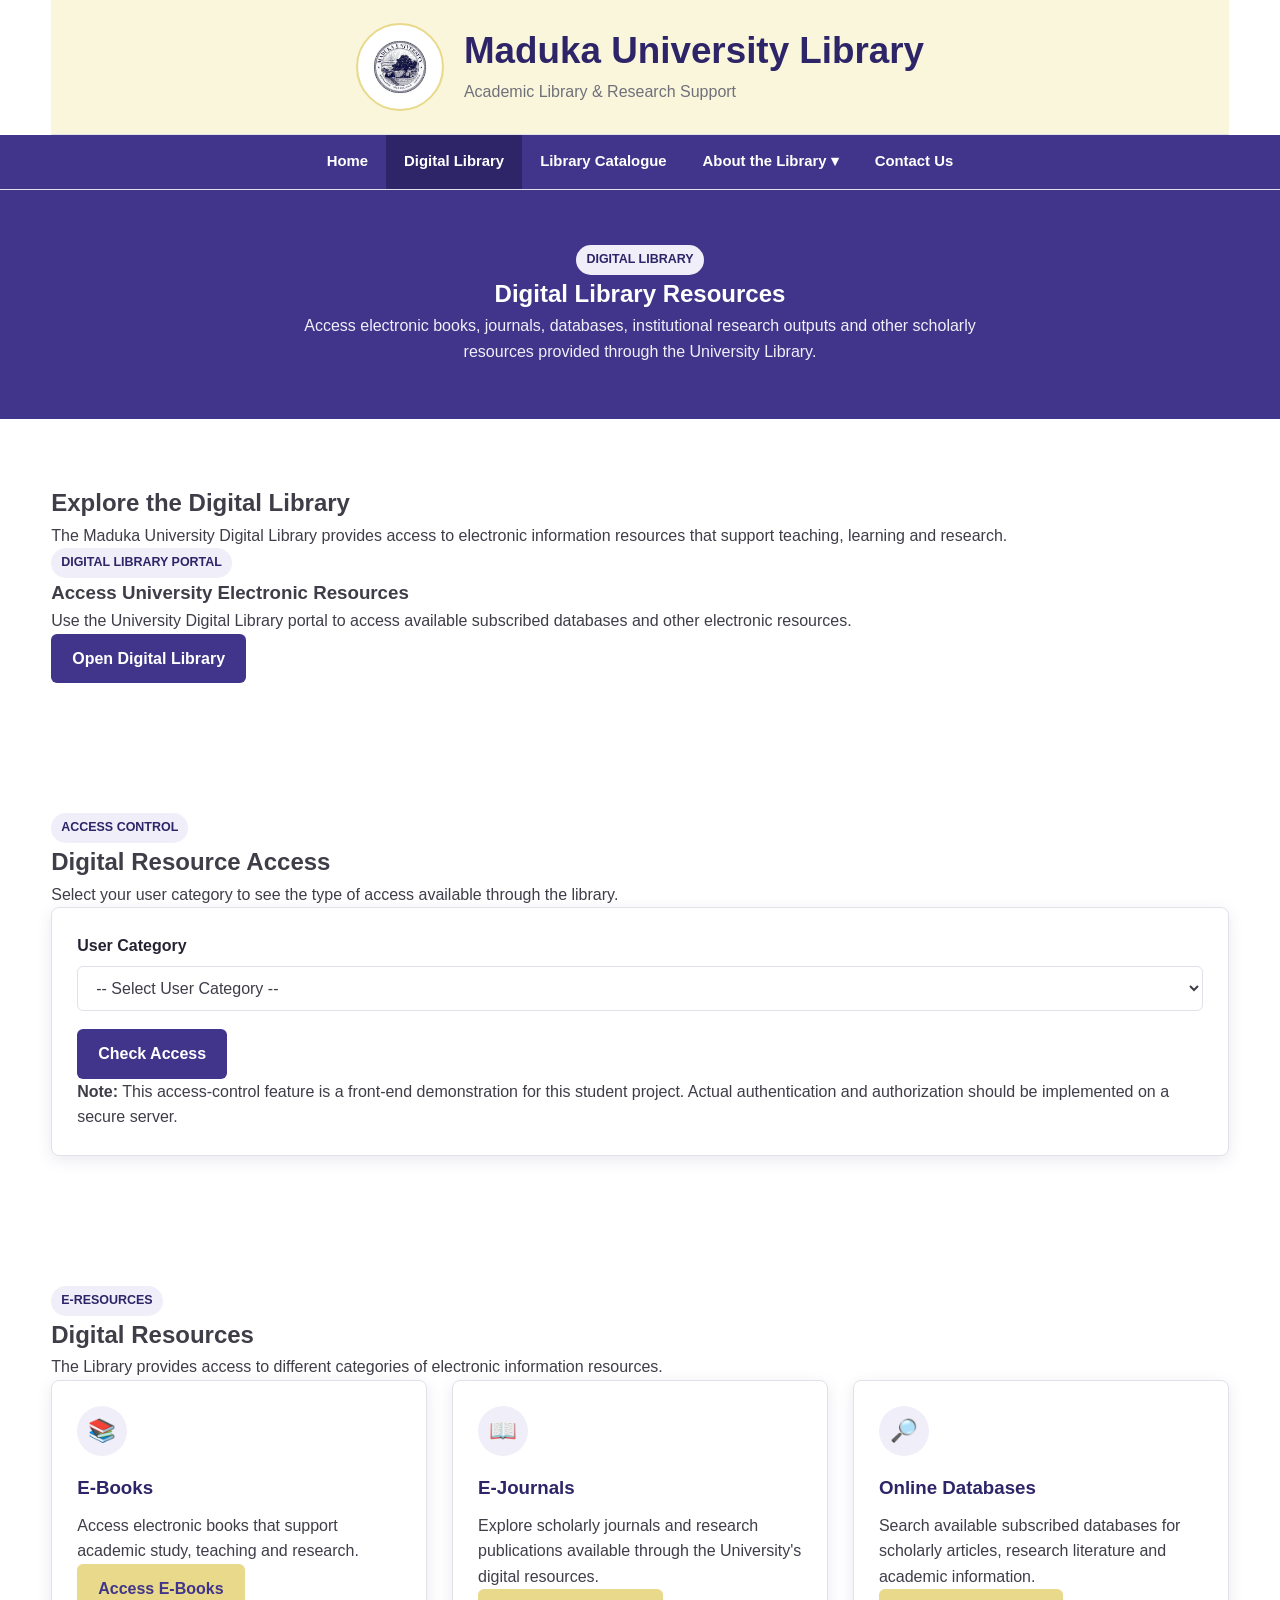
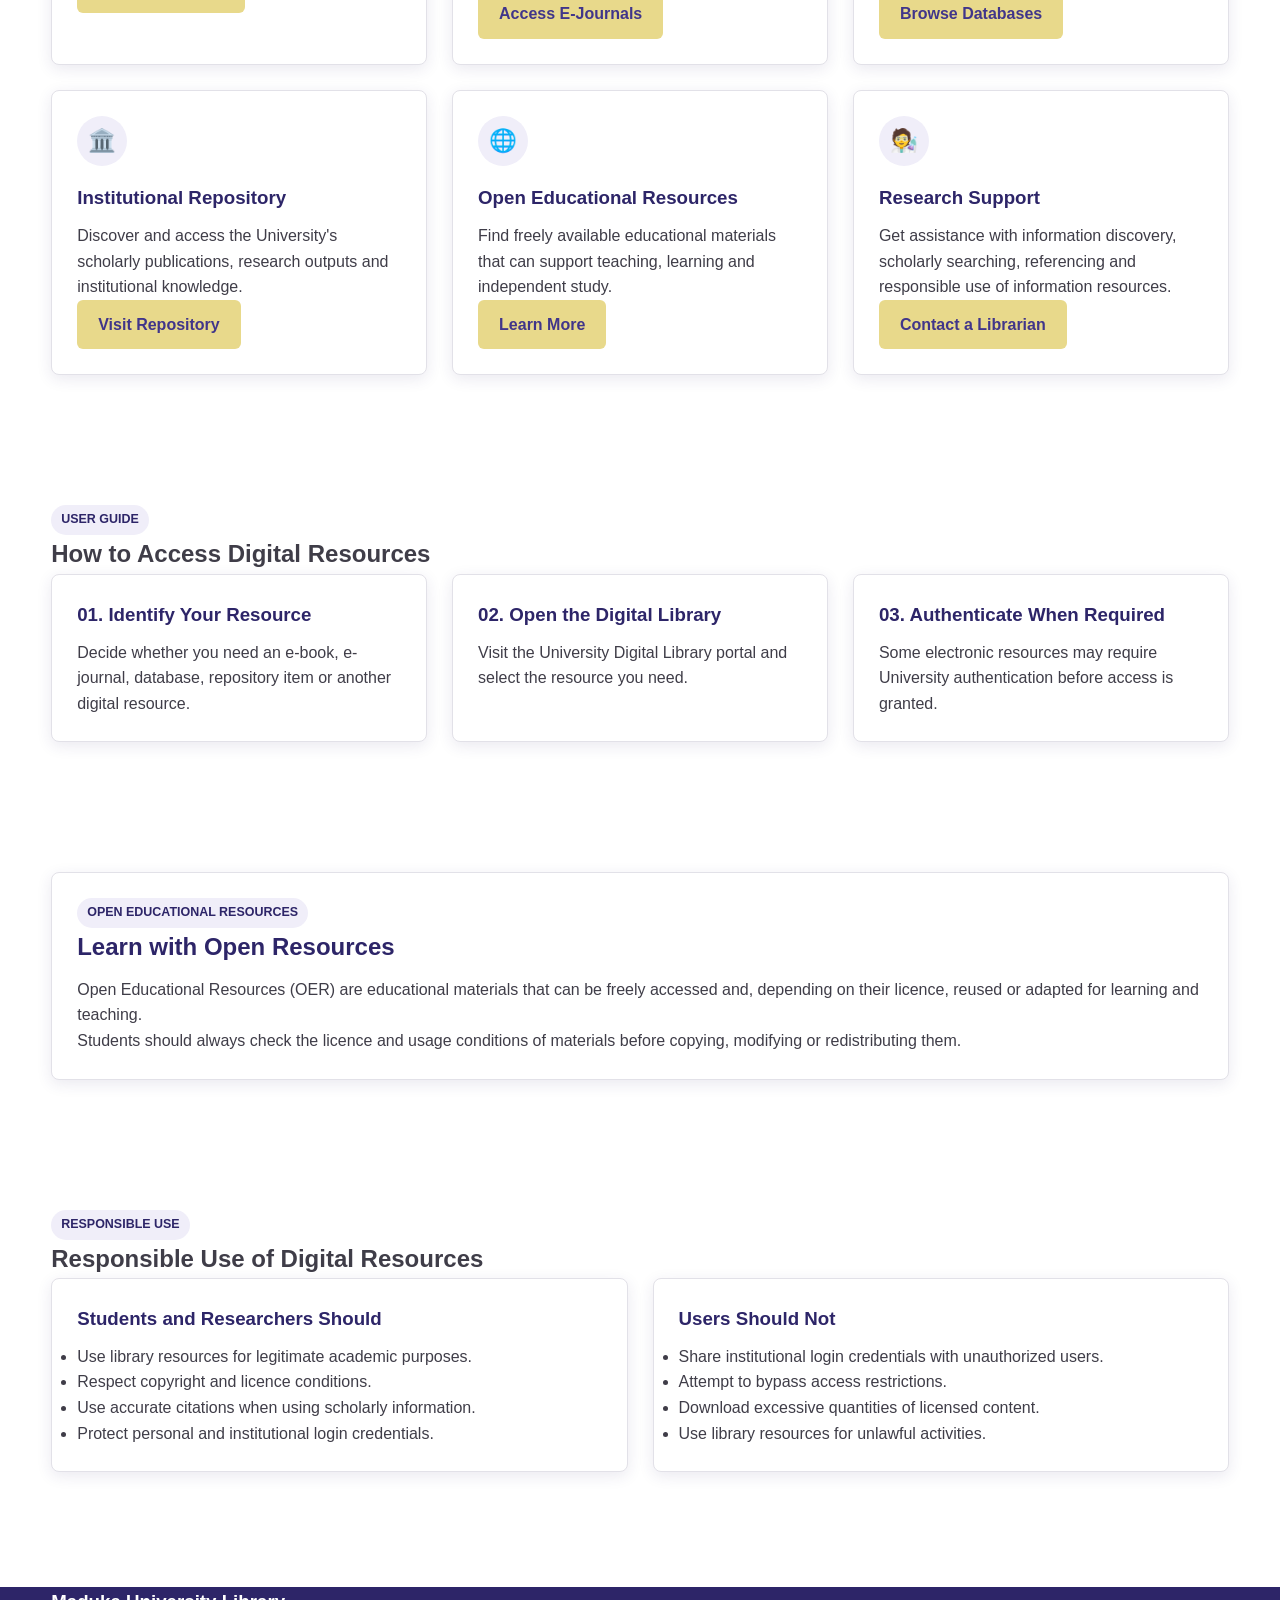
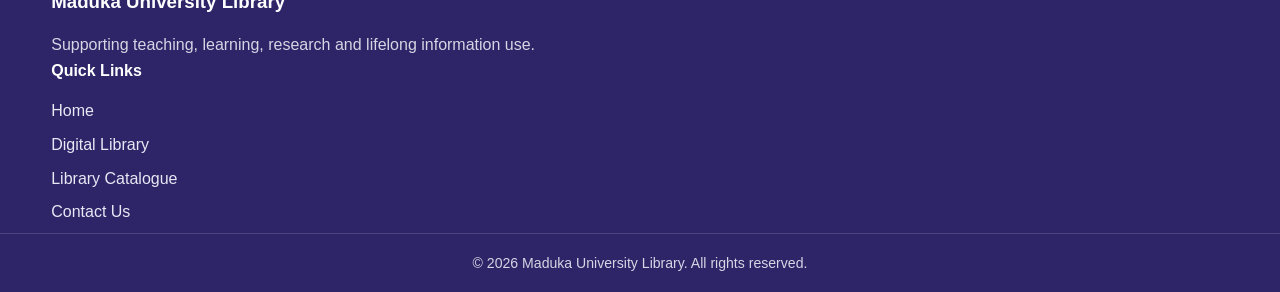
<file: digital.html>
<!DOCTYPE html>
<html lang="en">
<head>
    <meta charset="UTF-8">
    <meta name="viewport" content="width=device-width, initial-scale=1.0">
    <meta name="description" content="Maduka University Library Digital Library">
    <title>Digital Library | Maduka University Library</title>

    <link rel="stylesheet" href="style.css">
</head>

<body id="page-digital" data-page="digital">

   

 <header class="site-header">

    <div class="container university-header">

        <a href="index.html" class="university-brand">

            <img
                src="images/logo.png"
                alt="Maduka University Library Logo"
                class="university-logo"
            >

            <div class="university-title">
                <h1>Maduka University Library</h1>
                <p>Academic Library &amp; Research Support</p>
            </div>

        </a>

    </div>

    <nav class="main-nav" aria-label="Main Navigation">

        <div class="container">

            <ul class="nav-list">

                <li>
                    <a href="index.html" class="nav-link">
                        Home
                    </a>
                </li>

                <li>
                    <a href="digital.html" class="nav-link active">
                        Digital Library
                    </a>
                </li>

                <li>
                    <a href="catalogue.html" class="nav-link">
                        Library Catalogue
                    </a>
                </li>

                <li class="nav-dropdown">

                    <a href="#" class="nav-link">
                        About the Library ▾
                    </a>

                    <ul class="dropdown-menu">

                        <li>
                            <a href="staff.html">
                                Library Management
                            </a>
                        </li>

                        <li>
                            <a href="index.html#services">
                                Library Services
                            </a>
                        </li>

                        <li>
                            <a href="rules.html">
                                Policies &amp; Regulations
                            </a>
                        </li>

                    </ul>

                </li>

                <li>
                    <a href="contact.html" class="nav-link">
                        Contact Us
                    </a>
                </li>

            </ul>

        </div>

    </nav>

</header>


    <!-- PAGE BANNER -->
    <section class="page-banner">
        <div class="container">

            <span class="badge">DIGITAL LIBRARY</span>

            <h2>Digital Library Resources</h2>

            <p>
                Access electronic books, journals, databases, institutional
                research outputs and other scholarly resources provided through
                the University Library.
            </p>

        </div>
    </section>


    <!-- INTRODUCTION -->
    <section class="section">
        <div class="container">

            <div class="section-heading">
                <h2>Explore the Digital Library</h2>

                <p>
                    The Maduka University Digital Library provides access to
                    electronic information resources that support teaching,
                    learning and research.
                </p>
            </div>


            <!-- MAIN PORTAL -->
            <div class="portal-redirect">

                <div>
                    <span class="badge">DIGITAL LIBRARY PORTAL</span>

                    <h3>Access University Electronic Resources</h3>

                    <p>
                        Use the University Digital Library portal to access
                        available subscribed databases and other electronic
                        resources.
                    </p>
                </div>

                <a
                    href="https://mue.cblibrary.ng"
                    target="_blank"
                    rel="noopener"
                    class="btn btn-primary"
                >
                    Open Digital Library
                </a>

            </div>

        </div>
    </section>


    <!-- ACCESS CONTROL DEMONSTRATION -->
    <section class="section section-alt">
        <div class="container">

            <div class="section-heading">

                <span class="badge">ACCESS CONTROL</span>

                <h2>Digital Resource Access</h2>

                <p>
                    Select your user category to see the type of access
                    available through the library.
                </p>

            </div>


            <div class="card">

                <form id="digital-access-form">

                    <div class="form-group">

                        <label for="digital-user-type">
                            User Category
                        </label>

                        <select id="digital-user-type" name="user-type" required>

                            <option value="">
                                -- Select User Category --
                            </option>

                            <option value="student">
                                Student
                            </option>

                            <option value="staff">
                                Academic / Non-Academic Staff
                            </option>

                            <option value="researcher">
                                Researcher
                            </option>

                            <option value="guest">
                                Guest / Visitor
                            </option>

                        </select>

                    </div>


                    <button
                        type="submit"
                        class="btn btn-primary"
                    >
                        Check Access
                    </button>

                </form>


                <div
                    id="digital-access-result"
                    class="form-feedback-message"
                    aria-live="polite"
                ></div>

                <p class="form-note">
                    <strong>Note:</strong>
                    This access-control feature is a front-end demonstration
                    for this student project. Actual authentication and
                    authorization should be implemented on a secure server.
                </p>

            </div>

        </div>
    </section>


    <!-- DIGITAL RESOURCES -->
    <section class="section">
        <div class="container">

            <div class="section-heading">

                <span class="badge">E-RESOURCES</span>

                <h2>Digital Resources</h2>

                <p>
                    The Library provides access to different categories of
                    electronic information resources.
                </p>

            </div>


            <div class="grid-container grid-3">

                <!-- E-BOOKS -->
                <article class="card">

                    <div class="card-icon">📚</div>

                    <h3>E-Books</h3>

                    <p>
                        Access electronic books that support academic study,
                        teaching and research.
                    </p>

                    <a href="https://mue.cblibrary.ng"
                       target="_blank"
                       rel="noopener"
                       class="btn btn-secondary">
                        Access E-Books
                    </a>

                </article>


                <!-- E-JOURNALS -->
                <article class="card">

                    <div class="card-icon">📖</div>

                    <h3>E-Journals</h3>

                    <p>
                        Explore scholarly journals and research publications
                        available through the University's digital resources.
                    </p>

                    <a href="https://mue.cblibrary.ng"
                       target="_blank"
                       rel="noopener"
                       class="btn btn-secondary">
                        Access E-Journals
                    </a>

                </article>


                <!-- DATABASES -->
                <article class="card">

                    <div class="card-icon">🔎</div>

                    <h3>Online Databases</h3>

                    <p>
                        Search available subscribed databases for scholarly
                        articles, research literature and academic information.
                    </p>

                    <a href="https://mue.cblibrary.ng"
                       target="_blank"
                       rel="noopener"
                       class="btn btn-secondary">
                        Browse Databases
                    </a>

                </article>


                <!-- INSTITUTIONAL REPOSITORY -->
                <article class="card">

                    <div class="card-icon">🏛️</div>

                    <h3>Institutional Repository</h3>

                    <p>
                        Discover and access the University's scholarly
                        publications, research outputs and institutional
                        knowledge.
                    </p>

                    <a href="https://dspace.madukauniversity.edu.ng"
                       target="_blank"
                       rel="noopener"
                       class="btn btn-secondary">
                        Visit Repository
                    </a>

                </article>


                <!-- OER -->
                <article class="card">

                    <div class="card-icon">🌐</div>

                    <h3>Open Educational Resources</h3>

                    <p>
                        Find freely available educational materials that can
                        support teaching, learning and independent study.
                    </p>

                    <a href="#oer"
                       class="btn btn-secondary">
                        Learn More
                    </a>

                </article>


                <!-- RESEARCH SUPPORT -->
                <article class="card">

                    <div class="card-icon">🧑‍🔬</div>

                    <h3>Research Support</h3>

                    <p>
                        Get assistance with information discovery, scholarly
                        searching, referencing and responsible use of
                        information resources.
                    </p>

                    <a href="contact.html"
                       class="btn btn-secondary">
                        Contact a Librarian
                    </a>

                </article>

            </div>

        </div>
    </section>


    <!-- HOW TO ACCESS -->
    <section class="section section-alt">

        <div class="container">

            <div class="section-heading">

                <span class="badge">USER GUIDE</span>

                <h2>How to Access Digital Resources</h2>

            </div>


            <div class="grid-container grid-3">

                <article class="card">

                    <h3>01. Identify Your Resource</h3>

                    <p>
                        Decide whether you need an e-book, e-journal, database,
                        repository item or another digital resource.
                    </p>

                </article>


                <article class="card">

                    <h3>02. Open the Digital Library</h3>

                    <p>
                        Visit the University Digital Library portal and select
                        the resource you need.
                    </p>

                </article>


                <article class="card">

                    <h3>03. Authenticate When Required</h3>

                    <p>
                        Some electronic resources may require University
                        authentication before access is granted.
                    </p>

                </article>

            </div>

        </div>

    </section>


    <!-- OER INFORMATION -->
    <section class="section" id="oer">

        <div class="container">

            <div class="card">

                <span class="badge">OPEN EDUCATIONAL RESOURCES</span>

                <h2>Learn with Open Resources</h2>

                <p>
                    Open Educational Resources (OER) are educational materials
                    that can be freely accessed and, depending on their
                    licence, reused or adapted for learning and teaching.
                </p>

                <p>
                    Students should always check the licence and usage
                    conditions of materials before copying, modifying or
                    redistributing them.
                </p>

            </div>

        </div>

    </section>


    <!-- RESPONSIBLE USE -->
    <section class="section section-alt">

        <div class="container">

            <div class="section-heading">

                <span class="badge">RESPONSIBLE USE</span>

                <h2>Responsible Use of Digital Resources</h2>

            </div>


            <div class="grid-container grid-2">

                <div class="card">

                    <h3>Students and Researchers Should</h3>

                    <ul>
                        <li>Use library resources for legitimate academic purposes.</li>
                        <li>Respect copyright and licence conditions.</li>
                        <li>Use accurate citations when using scholarly information.</li>
                        <li>Protect personal and institutional login credentials.</li>
                    </ul>

                </div>


                <div class="card">

                    <h3>Users Should Not</h3>

                    <ul>
                        <li>Share institutional login credentials with unauthorized users.</li>
                        <li>Attempt to bypass access restrictions.</li>
                        <li>Download excessive quantities of licensed content.</li>
                        <li>Use library resources for unlawful activities.</li>
                    </ul>

                </div>

            </div>

        </div>

    </section>


    <!-- FOOTER -->
    <footer class="site-footer">

        <div class="container footer-content">

            <div>
                <h3>Maduka University Library</h3>

                <p>
                    Supporting teaching, learning, research and lifelong
                    information use.
                </p>
            </div>


            <div>
                <h4>Quick Links</h4>

                <ul class="footer-links">

                    <li>
                        <a href="index.html">Home</a>
                    </li>

                    <li>
                        <a href="digital.html">Digital Library</a>
                    </li>

                    <li>
                        <a href="catalogue.html">Library Catalogue</a>
                    </li>

                    <li>
                        <a href="contact.html">Contact Us</a>
                    </li>

                </ul>
            </div>

        </div>


        <div class="footer-bottom">

            <div class="container">

                <p>
                    &copy; 2026 Maduka University Library.
                    All rights reserved.
                </p>

            </div>

        </div>

    </footer>


    <!-- JAVASCRIPT -->
    <script src="script.js"></script>

</body>
</html>
</file>
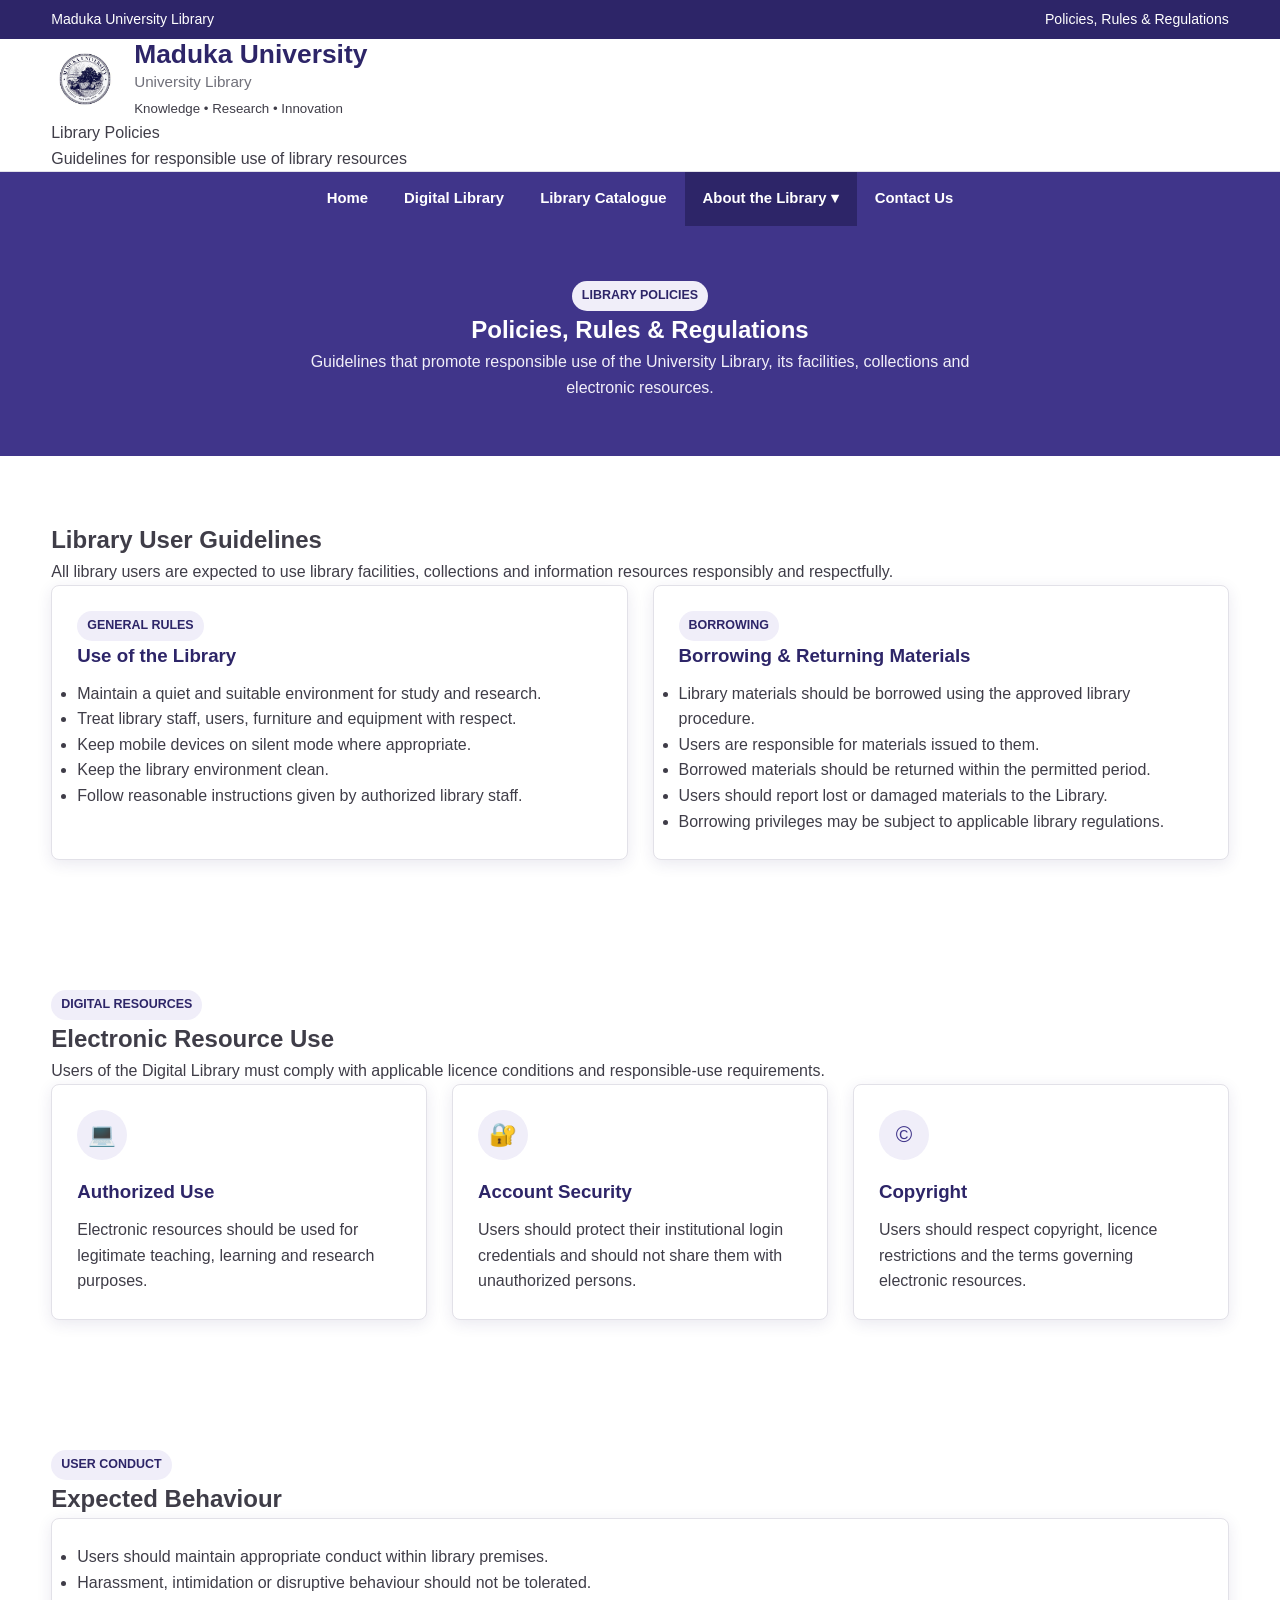
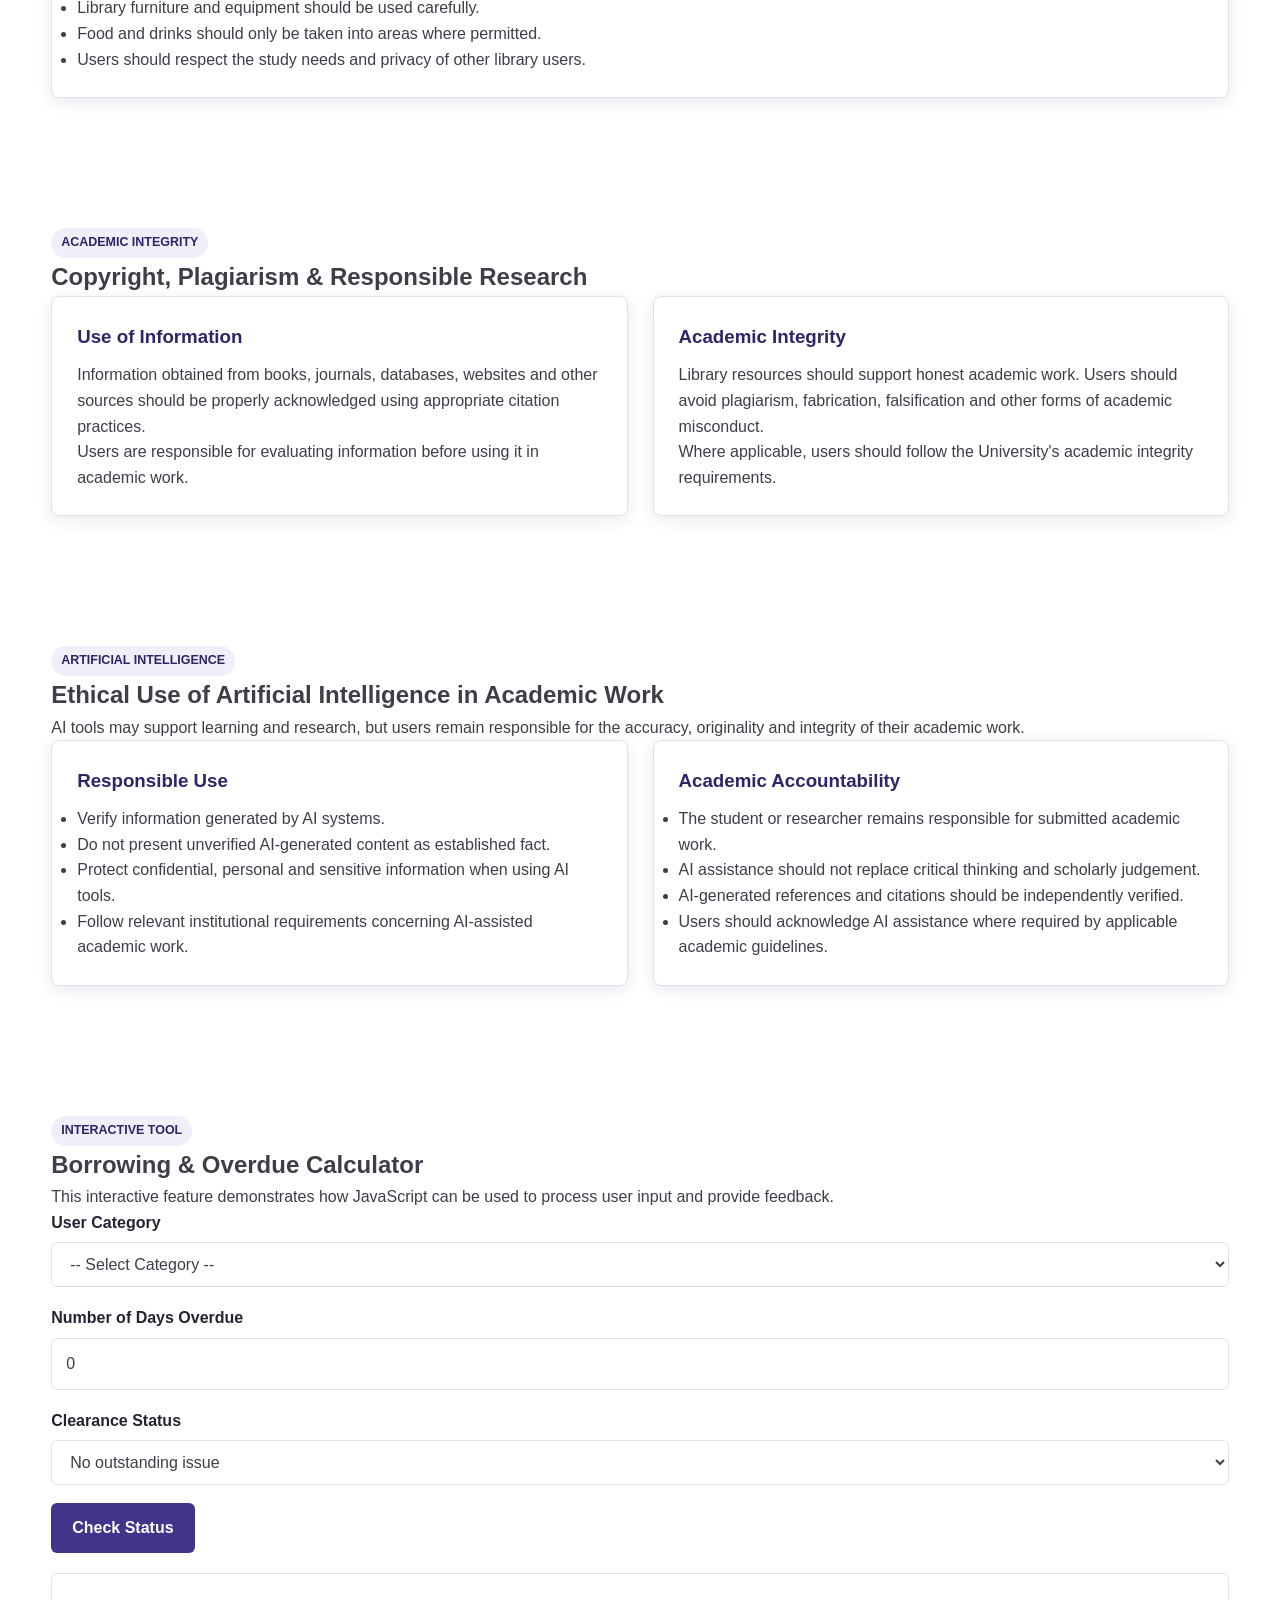
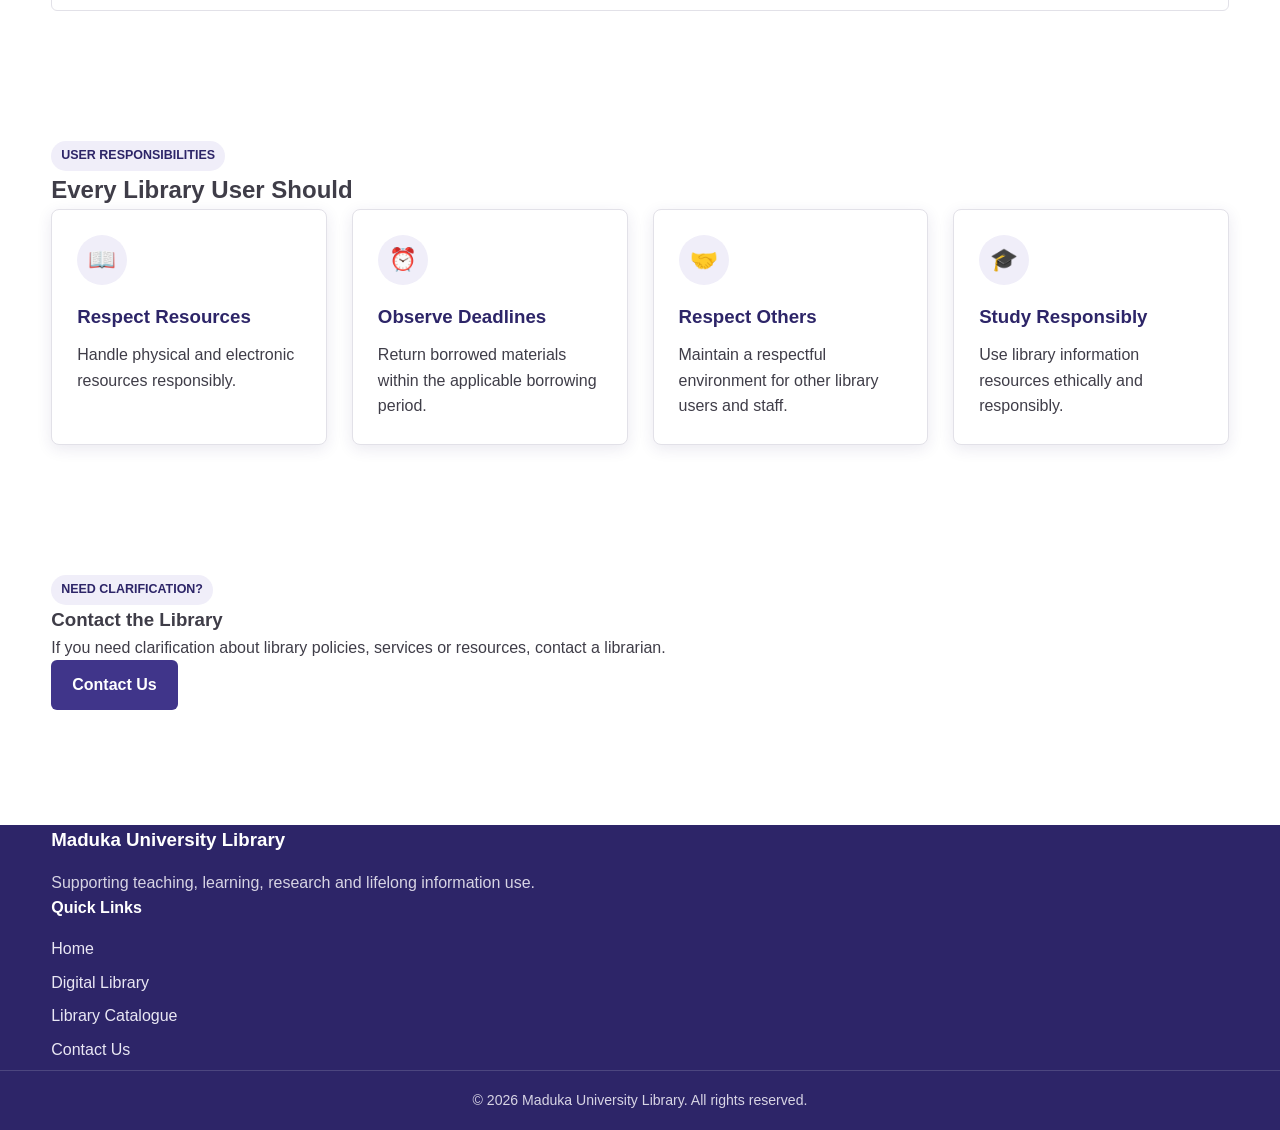
<file: rules.html>
<!DOCTYPE html>
<html lang="en">
<head>
    <meta charset="UTF-8">
    <meta name="viewport" content="width=device-width, initial-scale=1.0">

    <meta name="description"
          content="Maduka University Library Policies, Rules and Regulations">

    <title>Policies &amp; Regulations | Maduka University Library</title>

    <link rel="stylesheet" href="style.css">
</head>

<body id="page-rules" data-page="rules">

    <!-- TOP BAR -->
    <div class="top-bar">
        <div class="container top-bar-content">

            <span>Maduka University Library</span>

            <div class="top-links">
                <span>Policies, Rules &amp; Regulations</span>
            </div>

        </div>
    </div>


    <!-- HEADER -->
    <header class="site-header">

        <div class="container header-content">

            <div class="brand">

                <img
                    src="images/logo.png"
                    alt="Maduka University Logo"
                    class="site-logo"
                >

                <div class="brand-text">

                    <h1>Maduka University</h1>

                    <p>University Library</p>

                    <small>
                        Knowledge • Research • Innovation
                    </small>

                </div>

            </div>


            <div class="header-status">

                <span class="status-badge">
                    Library Policies
                </span>

                <p>
                    Guidelines for responsible use of library resources
                </p>

            </div>

        </div>

    </header>


    <!-- NAVIGATION -->
    <nav class="main-nav">

        <div class="container">

            <ul class="nav-list">

                <li>
                    <a href="index.html" class="nav-link">
                        Home
                    </a>
                </li>

                <li>
                    <a href="digital.html" class="nav-link">
                        Digital Library
                    </a>
                </li>

                <li>
                    <a href="catalogue.html" class="nav-link">
                        Library Catalogue
                    </a>
                </li>

                <li class="nav-item nav-dropdown">

                    <a href="#"
                       class="nav-link active"
                       aria-haspopup="true">
                        About the Library ▾
                    </a>

                    <ul class="dropdown-menu">

                        <li>
                            <a href="staff.html">
                                Library Management
                            </a>
                        </li>

                        <li>
                            <a href="index.html#services">
                                Library Services
                            </a>
                        </li>

                        <li>
                            <a href="rules.html">
                                Policies &amp; Regulations
                            </a>
                        </li>

                    </ul>

                </li>


                <li>
                    <a href="contact.html" class="nav-link">
                        Contact Us
                    </a>
                </li>

            </ul>

        </div>

    </nav>


    <!-- PAGE BANNER -->
    <section class="page-banner">

        <div class="container">

            <span class="badge">
                LIBRARY POLICIES
            </span>

            <h2>
                Policies, Rules &amp; Regulations
            </h2>

            <p>
                Guidelines that promote responsible use of the University
                Library, its facilities, collections and electronic resources.
            </p>

        </div>

    </section>


    <!-- INTRODUCTION -->
    <section class="section">

        <div class="container">

            <div class="section-heading">

                <h2>
                    Library User Guidelines
                </h2>

                <p>
                    All library users are expected to use library facilities,
                    collections and information resources responsibly and
                    respectfully.
                </p>

            </div>


            <div class="grid-container grid-2">

                <!-- GENERAL RULES -->
                <article class="card">

                    <span class="badge">
                        GENERAL RULES
                    </span>

                    <h3>
                        Use of the Library
                    </h3>

                    <ul>

                        <li>
                            Maintain a quiet and suitable environment for
                            study and research.
                        </li>

                        <li>
                            Treat library staff, users, furniture and
                            equipment with respect.
                        </li>

                        <li>
                            Keep mobile devices on silent mode where
                            appropriate.
                        </li>

                        <li>
                            Keep the library environment clean.
                        </li>

                        <li>
                            Follow reasonable instructions given by
                            authorized library staff.
                        </li>

                    </ul>

                </article>


                <!-- BORROWING -->
                <article class="card">

                    <span class="badge">
                        BORROWING
                    </span>

                    <h3>
                        Borrowing &amp; Returning Materials
                    </h3>

                    <ul>

                        <li>
                            Library materials should be borrowed using
                            the approved library procedure.
                        </li>

                        <li>
                            Users are responsible for materials issued
                            to them.
                        </li>

                        <li>
                            Borrowed materials should be returned within
                            the permitted period.
                        </li>

                        <li>
                            Users should report lost or damaged materials
                            to the Library.
                        </li>

                        <li>
                            Borrowing privileges may be subject to
                            applicable library regulations.
                        </li>

                    </ul>

                </article>

            </div>

        </div>

    </section>


    <!-- DIGITAL RESOURCE RULES -->
    <section class="section section-alt">

        <div class="container">

            <div class="section-heading">

                <span class="badge">
                    DIGITAL RESOURCES
                </span>

                <h2>
                    Electronic Resource Use
                </h2>

                <p>
                    Users of the Digital Library must comply with applicable
                    licence conditions and responsible-use requirements.
                </p>

            </div>


            <div class="grid-container grid-3">

                <article class="card">

                    <div class="card-icon">
                        💻
                    </div>

                    <h3>
                        Authorized Use
                    </h3>

                    <p>
                        Electronic resources should be used for legitimate
                        teaching, learning and research purposes.
                    </p>

                </article>


                <article class="card">

                    <div class="card-icon">
                        🔐
                    </div>

                    <h3>
                        Account Security
                    </h3>

                    <p>
                        Users should protect their institutional login
                        credentials and should not share them with
                        unauthorized persons.
                    </p>

                </article>


                <article class="card">

                    <div class="card-icon">
                        ©️
                    </div>

                    <h3>
                        Copyright
                    </h3>

                    <p>
                        Users should respect copyright, licence restrictions
                        and the terms governing electronic resources.
                    </p>

                </article>

            </div>

        </div>

    </section>


    <!-- CONDUCT -->
    <section class="section">

        <div class="container">

            <div class="section-heading">

                <span class="badge">
                    USER CONDUCT
                </span>

                <h2>
                    Expected Behaviour
                </h2>

            </div>


            <div class="card">

                <ul>

                    <li>
                        Users should maintain appropriate conduct within
                        library premises.
                    </li>

                    <li>
                        Harassment, intimidation or disruptive behaviour
                        should not be tolerated.
                    </li>

                    <li>
                        Library furniture and equipment should be used
                        carefully.
                    </li>

                    <li>
                        Food and drinks should only be taken into areas
                        where permitted.
                    </li>

                    <li>
                        Users should respect the study needs and privacy
                        of other library users.
                    </li>

                </ul>

            </div>

        </div>

    </section>


    <!-- ACADEMIC INTEGRITY -->
    <section class="section section-alt">

        <div class="container">

            <div class="section-heading">

                <span class="badge">
                    ACADEMIC INTEGRITY
                </span>

                <h2>
                    Copyright, Plagiarism &amp; Responsible Research
                </h2>

            </div>


            <div class="grid-container grid-2">

                <article class="card">

                    <h3>
                        Use of Information
                    </h3>

                    <p>
                        Information obtained from books, journals, databases,
                        websites and other sources should be properly
                        acknowledged using appropriate citation practices.
                    </p>

                    <p>
                        Users are responsible for evaluating information
                        before using it in academic work.
                    </p>

                </article>


                <article class="card">

                    <h3>
                        Academic Integrity
                    </h3>

                    <p>
                        Library resources should support honest academic
                        work. Users should avoid plagiarism, fabrication,
                        falsification and other forms of academic misconduct.
                    </p>

                    <p>
                        Where applicable, users should follow the University's
                        academic integrity requirements.
                    </p>

                </article>

            </div>

        </div>

    </section>


    <!-- AI ETHICS -->
    <section class="section">

        <div class="container">

            <div class="section-heading">

                <span class="badge">
                    ARTIFICIAL INTELLIGENCE
                </span>

                <h2>
                    Ethical Use of Artificial Intelligence in Academic Work
                </h2>

                <p>
                    AI tools may support learning and research, but users
                    remain responsible for the accuracy, originality and
                    integrity of their academic work.
                </p>

            </div>


            <div class="grid-container grid-2">

                <article class="card">

                    <h3>
                        Responsible Use
                    </h3>

                    <ul>

                        <li>
                            Verify information generated by AI systems.
                        </li>

                        <li>
                            Do not present unverified AI-generated content
                            as established fact.
                        </li>

                        <li>
                            Protect confidential, personal and sensitive
                            information when using AI tools.
                        </li>

                        <li>
                            Follow relevant institutional requirements
                            concerning AI-assisted academic work.
                        </li>

                    </ul>

                </article>


                <article class="card">

                    <h3>
                        Academic Accountability
                    </h3>

                    <ul>

                        <li>
                            The student or researcher remains responsible
                            for submitted academic work.
                        </li>

                        <li>
                            AI assistance should not replace critical
                            thinking and scholarly judgement.
                        </li>

                        <li>
                            AI-generated references and citations should
                            be independently verified.
                        </li>

                        <li>
                            Users should acknowledge AI assistance where
                            required by applicable academic guidelines.
                        </li>

                    </ul>

                </article>

            </div>

        </div>

    </section>


    <!-- BORROWING CALCULATOR -->
    <section class="section section-alt">

        <div class="container">

            <div class="section-heading">

                <span class="badge">
                    INTERACTIVE TOOL
                </span>

                <h2>
                    Borrowing &amp; Overdue Calculator
                </h2>

                <p>
                    This interactive feature demonstrates how JavaScript
                    can be used to process user input and provide feedback.
                </p>

            </div>


            <div class="calculator">

                <form id="calculator-form">

                    <div class="form-group">

                        <label for="user-category">
                            User Category
                        </label>

                        <select
                            id="user-category"
                            name="user-category"
                            required
                        >

                            <option value="">
                                -- Select Category --
                            </option>

                            <option value="undergraduate">
                                Undergraduate Student
                            </option>

                            <option value="postgraduate">
                                Postgraduate Student
                            </option>

                            <option value="staff">
                                Academic / Non-Academic Staff
                            </option>

                        </select>

                    </div>


                    <div class="form-group">

                        <label for="days-overdue">
                            Number of Days Overdue
                        </label>

                        <input
                            type="number"
                            id="days-overdue"
                            name="days-overdue"
                            min="0"
                            value="0"
                            required
                        >

                    </div>


                    <div class="form-group">

                        <label for="clearance-status">
                            Clearance Status
                        </label>

                        <select
                            id="clearance-status"
                            name="clearance-status"
                            required
                        >

                            <option value="clear">
                                No outstanding issue
                            </option>

                            <option value="outstanding">
                                Outstanding item or issue
                            </option>

                        </select>

                    </div>


                    <button
                        type="submit"
                        id="calculate-btn"
                        class="btn btn-primary"
                    >
                        Check Status
                    </button>

                </form>


                <div
                    id="calculator-output"
                    class="calculator-output"
                    aria-live="polite"
                ></div>

            </div>

        </div>

    </section>


    <!-- USER RESPONSIBILITIES -->
    <section class="section">

        <div class="container">

            <div class="section-heading">

                <span class="badge">
                    USER RESPONSIBILITIES
                </span>

                <h2>
                    Every Library User Should
                </h2>

            </div>


            <div class="grid-container grid-4">

                <article class="card">

                    <div class="card-icon">
                        📖
                    </div>

                    <h3>
                        Respect Resources
                    </h3>

                    <p>
                        Handle physical and electronic resources
                        responsibly.
                    </p>

                </article>


                <article class="card">

                    <div class="card-icon">
                        ⏰
                    </div>

                    <h3>
                        Observe Deadlines
                    </h3>

                    <p>
                        Return borrowed materials within the applicable
                        borrowing period.
                    </p>

                </article>


                <article class="card">

                    <div class="card-icon">
                        🤝
                    </div>

                    <h3>
                        Respect Others
                    </h3>

                    <p>
                        Maintain a respectful environment for other
                        library users and staff.
                    </p>

                </article>


                <article class="card">

                    <div class="card-icon">
                        🎓
                    </div>

                    <h3>
                        Study Responsibly
                    </h3>

                    <p>
                        Use library information resources ethically and
                        responsibly.
                    </p>

                </article>

            </div>

        </div>

    </section>


    <!-- CONTACT -->
    <section class="section section-alt">

        <div class="container">

            <div class="portal-redirect">

                <div>

                    <span class="badge">
                        NEED CLARIFICATION?
                    </span>

                    <h3>
                        Contact the Library
                    </h3>

                    <p>
                        If you need clarification about library policies,
                        services or resources, contact a librarian.
                    </p>

                </div>


                <a
                    href="contact.html"
                    class="btn btn-primary"
                >
                    Contact Us
                </a>

            </div>

        </div>

    </section>


    <!-- FOOTER -->
    <footer class="site-footer">

        <div class="container footer-content">

            <div>

                <h3>
                    Maduka University Library
                </h3>

                <p>
                    Supporting teaching, learning, research and lifelong
                    information use.
                </p>

            </div>


            <div>

                <h4>
                    Quick Links
                </h4>

                <ul class="footer-links">

                    <li>
                        <a href="index.html">
                            Home
                        </a>
                    </li>

                    <li>
                        <a href="digital.html">
                            Digital Library
                        </a>
                    </li>

                    <li>
                        <a href="catalogue.html">
                            Library Catalogue
                        </a>
                    </li>

                    <li>
                        <a href="contact.html">
                            Contact Us
                        </a>
                    </li>

                </ul>

            </div>

        </div>


        <div class="footer-bottom">

            <div class="container">

                <p>
                    &copy; 2026 Maduka University Library.
                    All rights reserved.
                </p>

            </div>

        </div>

    </footer>


    <!-- JAVASCRIPT -->
    <script src="script.js"></script>

</body>
</html>
</file>
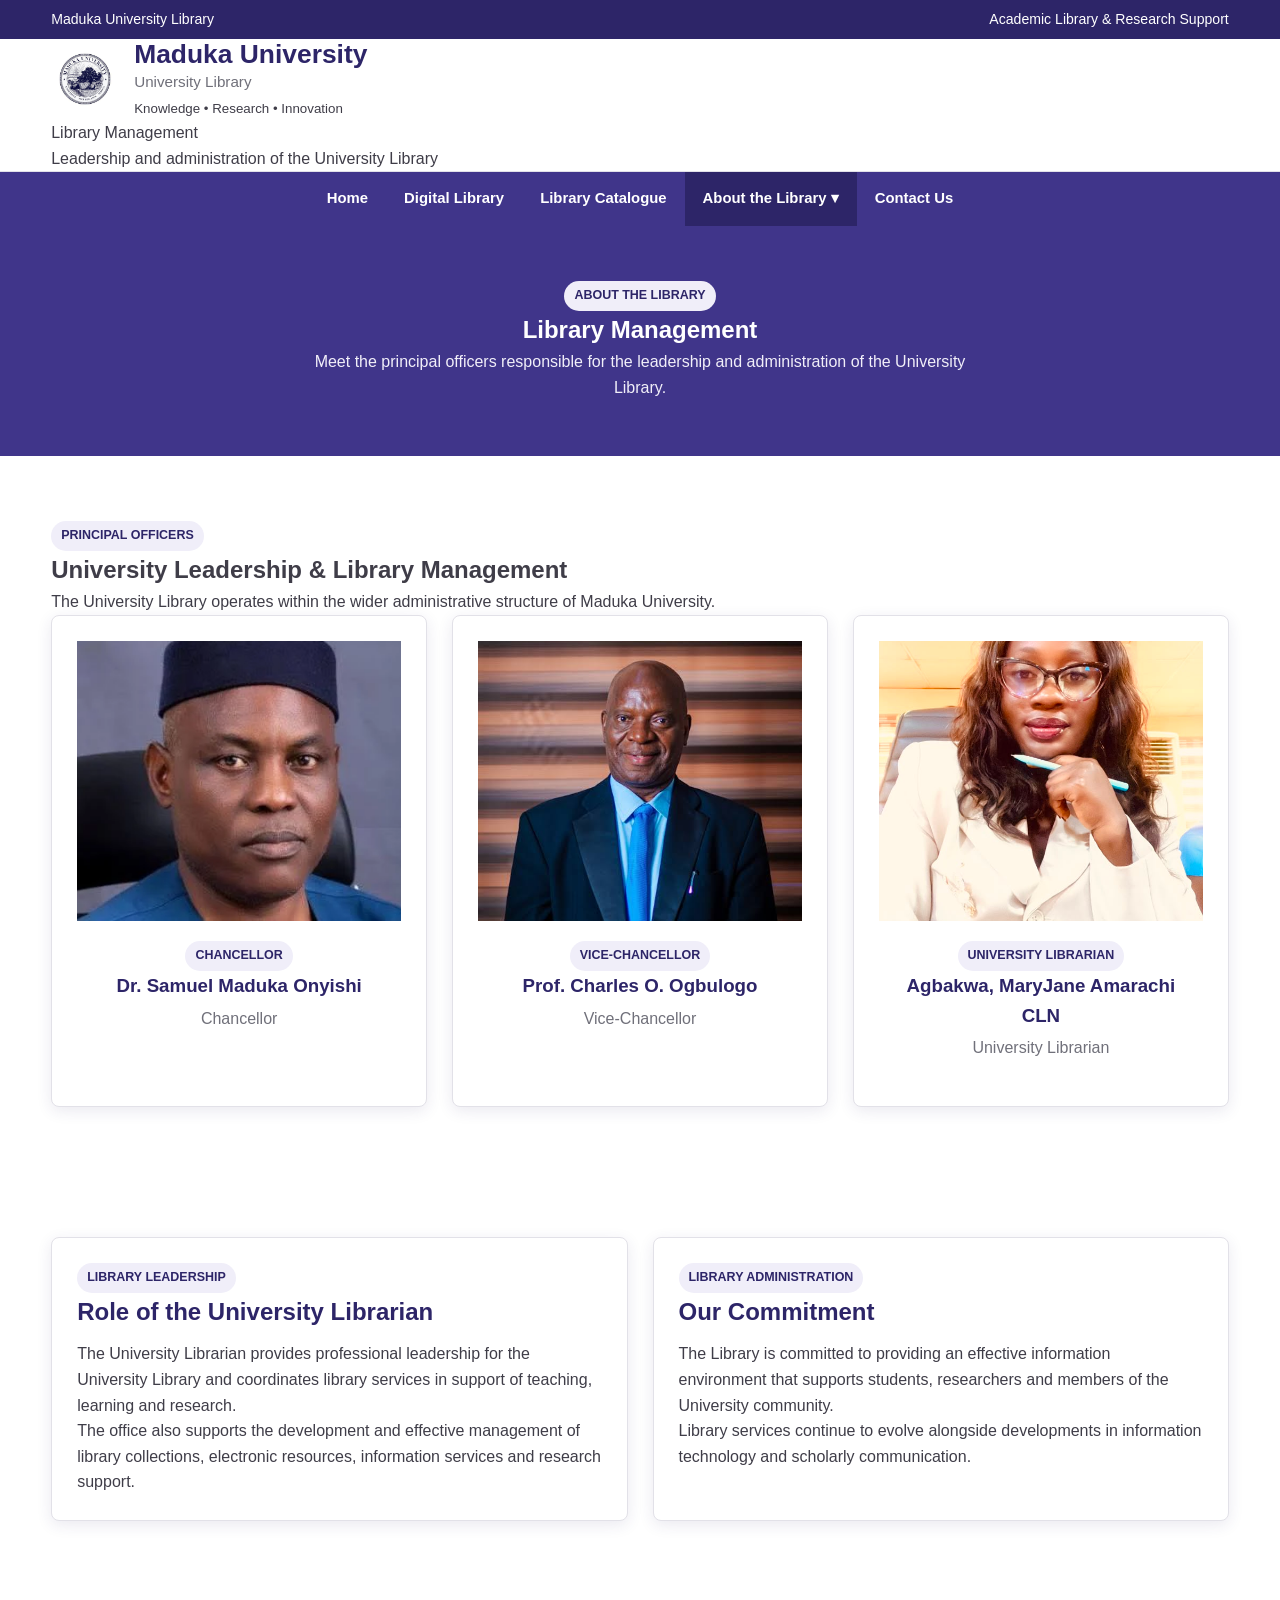
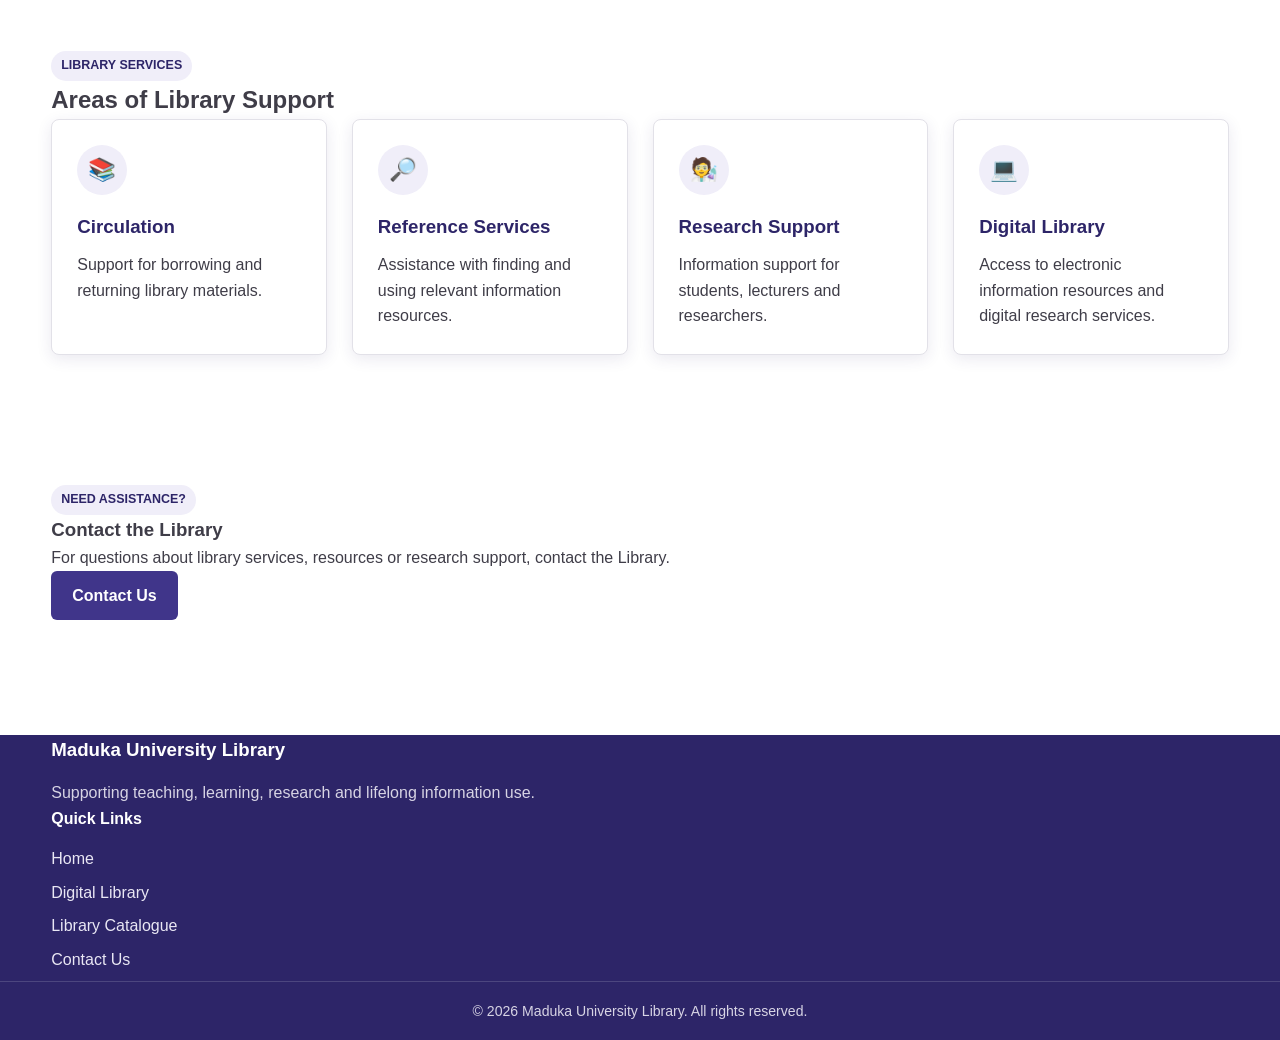
<file: staff.html>
<!DOCTYPE html>
<html lang="en">
<head>
    <meta charset="UTF-8">
    <meta name="viewport" content="width=device-width, initial-scale=1.0">

    <meta name="description"
          content="Maduka University Library Management">

    <title>Library Management | Maduka University Library</title>

    <link rel="stylesheet" href="style.css">
</head>

<body id="page-staff" data-page="staff">

    <!-- TOP BAR -->
    <div class="top-bar">
        <div class="container top-bar-content">
            <span>Maduka University Library</span>

            <div class="top-links">
                <span>Academic Library &amp; Research Support</span>
            </div>
        </div>
    </div>


    <!-- HEADER -->
    <header class="site-header">
        <div class="container header-content">

            <div class="brand">

                <img
                    src="images/logo.png"
                    alt="Maduka University Logo"
                    class="site-logo"
                >

                <div class="brand-text">
                    <h1>Maduka University</h1>
                    <p>University Library</p>
                    <small>
                        Knowledge • Research • Innovation
                    </small>
                </div>

            </div>


            <div class="header-status">
                <span class="status-badge">
                    Library Management
                </span>

                <p>
                    Leadership and administration of the University Library
                </p>
            </div>

        </div>
    </header>


    <!-- NAVIGATION -->
    <nav class="main-nav">

        <div class="container">

            <ul class="nav-list">

                <li>
                    <a href="index.html" class="nav-link">
                        Home
                    </a>
                </li>

                <li>
                    <a href="digital.html" class="nav-link">
                        Digital Library
                    </a>
                </li>

                <li>
                    <a href="catalogue.html" class="nav-link">
                        Library Catalogue
                    </a>
                </li>

                <li class="nav-item nav-dropdown">

                    <a href="#"
                       class="nav-link active"
                       aria-haspopup="true">
                        About the Library ▾
                    </a>

                    <ul class="dropdown-menu">

                        <li>
                            <a href="staff.html">
                                Library Management
                            </a>
                        </li>

                        <li>
                            <a href="index.html#services">
                                Library Services
                            </a>
                        </li>

                        <li>
                            <a href="rules.html">
                                Policies &amp; Regulations
                            </a>
                        </li>

                    </ul>

                </li>

                <li>
                    <a href="contact.html" class="nav-link">
                        Contact Us
                    </a>
                </li>

            </ul>

        </div>

    </nav>


    <!-- PAGE BANNER -->
    <section class="page-banner">

        <div class="container">

            <span class="badge">
                ABOUT THE LIBRARY
            </span>

            <h2>
                Library Management
            </h2>

            <p>
                Meet the principal officers responsible for the leadership
                and administration of the University Library.
            </p>

        </div>

    </section>


    <!-- LIBRARY MANAGEMENT -->
    <section class="section">

        <div class="container">

            <div class="section-heading">

                <span class="badge">
                    PRINCIPAL OFFICERS
                </span>

                <h2>
                    University Leadership &amp; Library Management
                </h2>

                <p>
                    The University Library operates within the wider
                    administrative structure of Maduka University.
                </p>

            </div>


            <div class="grid-container grid-3">

                <!-- CHANCELLOR -->
                <article class="card staff-card">

                    <img
                        src="images/chancellor.jpg"
                        alt="Chancellor of Maduka University"
                        class="staff-photo"
                    >

                    <div class="staff-info">

                        <span class="badge">
                            CHANCELLOR
                        </span>

                        <h3>
                            Dr. Samuel Maduka Onyishi
                        </h3>

                        <p>
                            Chancellor
                        </p>

                    </div>

                </article>


                <!-- VICE CHANCELLOR -->
                <article class="card staff-card">

                    <img
                        src="images/vice_chancellor.jpg"
                        alt="Vice-Chancellor of Maduka University"
                        class="staff-photo"
                    >

                    <div class="staff-info">

                        <span class="badge">
                            VICE-CHANCELLOR
                        </span>

                        <h3>
                            Prof. Charles O. Ogbulogo
                        </h3>

                        <p>
                            Vice-Chancellor
                        </p>

                    </div>

                </article>


                <!-- UNIVERSITY LIBRARIAN -->
                <article class="card staff-card">

                    <img
                        src="images/librarian.jpg"
                        alt="University Librarian"
                        class="staff-photo"
                    >

                    <div class="staff-info">

                        <span class="badge">
                            UNIVERSITY LIBRARIAN
                        </span>

                        <h3>
                            Agbakwa, MaryJane Amarachi CLN
                        </h3>

                        <p>
                            University Librarian
                        </p>

                    </div>

                </article>

            </div>

        </div>

    </section>


    <!-- ABOUT LIBRARY MANAGEMENT -->
    <section class="section section-alt">

        <div class="container">

            <div class="grid-container grid-2">

                <div class="card">

                    <span class="badge">
                        LIBRARY LEADERSHIP
                    </span>

                    <h2>
                        Role of the University Librarian
                    </h2>

                    <p>
                        The University Librarian provides professional
                        leadership for the University Library and coordinates
                        library services in support of teaching, learning
                        and research.
                    </p>

                    <p>
                        The office also supports the development and effective
                        management of library collections, electronic
                        resources, information services and research support.
                    </p>

                </div>


                <div class="card">

                    <span class="badge">
                        LIBRARY ADMINISTRATION
                    </span>

                    <h2>
                        Our Commitment
                    </h2>

                    <p>
                        The Library is committed to providing an effective
                        information environment that supports students,
                        researchers and members of the University community.
                    </p>

                    <p>
                        Library services continue to evolve alongside
                        developments in information technology and scholarly
                        communication.
                    </p>

                </div>

            </div>

        </div>

    </section>


    <!-- LIBRARY SERVICES -->
    <section class="section">

        <div class="container">

            <div class="section-heading">

                <span class="badge">
                    LIBRARY SERVICES
                </span>

                <h2>
                    Areas of Library Support
                </h2>

            </div>


            <div class="grid-container grid-4">

                <article class="card">

                    <div class="card-icon">
                        📚
                    </div>

                    <h3>
                        Circulation
                    </h3>

                    <p>
                        Support for borrowing and returning library materials.
                    </p>

                </article>


                <article class="card">

                    <div class="card-icon">
                        🔎
                    </div>

                    <h3>
                        Reference Services
                    </h3>

                    <p>
                        Assistance with finding and using relevant
                        information resources.
                    </p>

                </article>


                <article class="card">

                    <div class="card-icon">
                        🧑‍🔬
                    </div>

                    <h3>
                        Research Support
                    </h3>

                    <p>
                        Information support for students, lecturers and
                        researchers.
                    </p>

                </article>


                <article class="card">

                    <div class="card-icon">
                        💻
                    </div>

                    <h3>
                        Digital Library
                    </h3>

                    <p>
                        Access to electronic information resources and
                        digital research services.
                    </p>

                </article>

            </div>

        </div>

    </section>


    <!-- CONTACT -->
    <section class="section section-alt">

        <div class="container">

            <div class="portal-redirect">

                <div>

                    <span class="badge">
                        NEED ASSISTANCE?
                    </span>

                    <h3>
                        Contact the Library
                    </h3>

                    <p>
                        For questions about library services, resources
                        or research support, contact the Library.
                    </p>

                </div>

                <a
                    href="contact.html"
                    class="btn btn-primary"
                >
                    Contact Us
                </a>

            </div>

        </div>

    </section>


    <!-- FOOTER -->
    <footer class="site-footer">

        <div class="container footer-content">

            <div>

                <h3>
                    Maduka University Library
                </h3>

                <p>
                    Supporting teaching, learning, research and lifelong
                    information use.
                </p>

            </div>


            <div>

                <h4>
                    Quick Links
                </h4>

                <ul class="footer-links">

                    <li>
                        <a href="index.html">
                            Home
                        </a>
                    </li>

                    <li>
                        <a href="digital.html">
                            Digital Library
                        </a>
                    </li>

                    <li>
                        <a href="catalogue.html">
                            Library Catalogue
                        </a>
                    </li>

                    <li>
                        <a href="contact.html">
                            Contact Us
                        </a>
                    </li>

                </ul>

            </div>

        </div>


        <div class="footer-bottom">

            <div class="container">

                <p>
                    &copy; 2026 Maduka University Library.
                    All rights reserved.
                </p>

            </div>

        </div>

    </footer>


    <script src="script.js"></script>

</body>
</html>
</file>
<file: style.css>
/* =========================================================
   MADUKA UNIVERSITY LIBRARY
   Main Stylesheet
   Colour Theme: White + Blue-Purple + Faint Yellow
   ========================================================= */

/* ---------- COLOUR VARIABLES ---------- */

:root {
    --primary: #40358a;
    --primary-dark: #2d2568;
    --primary-light: #f0eef9;

    --accent: #e8d98b;
    --accent-light: #faf6dc;

    --dark: #252332;
    --text: #3f3d48;
    --muted: #70707a;

    --white: #ffffff;
    --light: #f8f8fb;
    --border: #e2e1e8;

    --shadow: 0 4px 15px rgba(45, 37, 104, 0.10);
    --shadow-hover: 0 8px 25px rgba(45, 37, 104, 0.16);

    --radius: 8px;
    --container: 1180px;
}


/* =========================================================
   RESET
   ========================================================= */

* {
    margin: 0;
    padding: 0;
    box-sizing: border-box;
}

html {
    scroll-behavior: smooth;
}

body {
    font-family: Arial, Helvetica, sans-serif;
    line-height: 1.6;
    color: var(--text);
    background: var(--white);
}

img {
    max-width: 100%;
    height: auto;
    display: block;
}

a {
    color: var(--primary);
    text-decoration: none;
}

a:hover {
    color: var(--primary-dark);
}

button,
input,
select,
textarea {
    font: inherit;
}


/* =========================================================
   GENERAL LAYOUT
   ========================================================= */

.container {
    width: min(92%, var(--container));
    margin: 0 auto;
}

main {
    min-height: 60vh;
}

section {
    padding: 65px 0;
}

.section-header {
    max-width: 760px;
    margin: 0 auto 35px;
    text-align: center;
}

.section-header h2 {
    color: var(--primary-dark);
    font-size: 2rem;
    margin-bottom: 10px;
}

.section-header p {
    color: var(--muted);
}

.text-center {
    text-align: center;
}


/* =========================================================
   TOP BAR
   ========================================================= */

.top-bar {
    background: var(--primary-dark);
    color: var(--white);
    font-size: 0.88rem;
    padding: 8px 0;
}

.top-bar .container {
    display: flex;
    justify-content: space-between;
    align-items: center;
    gap: 15px;
}

.top-bar a {
    color: var(--white);
}


/* =========================================================
   HEADER
   ========================================================= */

.site-header {
    background: var(--white);
    border-bottom: 1px solid var(--border);
}

.header-main {
    min-height: 105px;
    display: flex;
    align-items: center;
    justify-content: space-between;
    gap: 30px;
}

.brand {
    display: flex;
    align-items: center;
    gap: 15px;
}

.brand img {
    width: 68px;
    height: 68px;
    object-fit: contain;
}

.brand-text h1 {
    color: var(--primary-dark);
    font-size: 1.65rem;
    line-height: 1.2;
    margin-bottom: 4px;
}

.brand-text p {
    color: var(--muted);
    font-size: 0.95rem;
}


/* =========================================================
   NAVIGATION
   ========================================================= */

.main-nav {
    background: var(--primary);
}

.main-nav .container {
    display: flex;
    align-items: center;
    justify-content: center;
}

.nav-list {
    display: flex;
    align-items: center;
    list-style: none;
    gap: 0;
}

.nav-list > li {
    position: relative;
}

.nav-link {
    display: block;
    color: var(--white);
    padding: 15px 18px;
    font-size: 0.93rem;
    font-weight: 600;
    transition: background 0.2s ease;
}

.nav-link:hover,
.nav-link.active {
    color: var(--white);
    background: var(--primary-dark);
}


/* =========================================================
   DROPDOWN MENU
   ========================================================= */

.nav-dropdown {
    position: relative;
}

.nav-dropdown > .nav-link {
    cursor: pointer;
}

.dropdown-menu {
    display: none;
    position: absolute;
    top: 100%;
    left: 0;
    min-width: 235px;
    margin: 0;
    padding: 8px 0;
    list-style: none;
    background: var(--white);
    border: 1px solid var(--border);
    border-radius: 0 0 8px 8px;
    box-shadow: var(--shadow-hover);
    z-index: 1000;
}

.dropdown-menu li {
    margin: 0;
    padding: 0;
}

.dropdown-menu li a {
    display: block;
    padding: 11px 17px;
    color: var(--text);
    background: var(--white);
    font-size: 0.92rem;
    white-space: nowrap;
}

.dropdown-menu li a:hover {
    color: var(--primary);
    background: var(--primary-light);
}

.nav-dropdown:hover .dropdown-menu {
    display: block;
}

.nav-dropdown:focus-within .dropdown-menu {
    display: block;
}


/* =========================================================
   HERO SECTION
   ========================================================= */

.hero {
    background:
        linear-gradient(
            rgba(45, 37, 104, 0.92),
            rgba(64, 53, 138, 0.88)
        );
    color: var(--white);
    padding: 90px 0;
}

.hero-content {
    max-width: 820px;
}

.hero h1 {
    font-size: clamp(2.1rem, 5vw, 3.5rem);
    line-height: 1.15;
    margin-bottom: 18px;
}

.hero p {
    max-width: 700px;
    font-size: 1.08rem;
    margin-bottom: 28px;
    color: #f4f3fb;
}

.hero-actions {
    display: flex;
    flex-wrap: wrap;
    gap: 12px;
}


/* =========================================================
   PAGE BANNER
   ========================================================= */

.page-banner {
    background: var(--primary);
    color: var(--white);
    padding: 55px 0;
    text-align: center;
}

.page-banner h1 {
    font-size: 2.4rem;
    margin-bottom: 8px;
}

.page-banner p {
    max-width: 700px;
    margin: auto;
    color: #f1eff9;
}


/* =========================================================
   BUTTONS
   ========================================================= */

.btn {
    display: inline-flex;
    align-items: center;
    justify-content: center;
    border: 1px solid transparent;
    border-radius: 6px;
    padding: 11px 20px;
    cursor: pointer;
    font-weight: 600;
    transition: 0.2s ease;
}

.btn-primary {
    background: var(--primary);
    color: var(--white);
}

.btn-primary:hover {
    background: var(--primary-dark);
    color: var(--white);
    transform: translateY(-1px);
}

.btn-secondary {
    background: var(--accent);
    color: var(--dark);
}

.btn-secondary:hover {
    background: #dfcf79;
    color: var(--dark);
}

.btn-outline {
    background: transparent;
    border-color: var(--primary);
    color: var(--primary);
}

.btn-outline:hover {
    background: var(--primary);
    color: var(--white);
}


/* =========================================================
   SEARCH WIDGET
   ========================================================= */

.search-widget {
    background: var(--white);
    padding: 28px;
    border-radius: var(--radius);
    box-shadow: var(--shadow);
    border: 1px solid var(--border);
    margin-top: -35px;
    position: relative;
    z-index: 5;
}

.search-widget h2 {
    color: var(--primary-dark);
    margin-bottom: 15px;
    font-size: 1.35rem;
}

.search-form {
    display: flex;
    gap: 10px;
}

.search-form input {
    flex: 1;
}


/* =========================================================
   FORMS
   ========================================================= */

.form-group {
    margin-bottom: 18px;
}

.form-group label {
    display: block;
    margin-bottom: 7px;
    color: var(--dark);
    font-weight: 600;
}

input,
select,
textarea {
    width: 100%;
    padding: 12px 14px;
    border: 1px solid var(--border);
    border-radius: 6px;
    background: var(--white);
    color: var(--text);
    outline: none;
    transition: border-color 0.2s ease, box-shadow 0.2s ease;
}

input:focus,
select:focus,
textarea:focus {
    border-color: var(--primary);
    box-shadow: 0 0 0 3px rgba(64, 53, 138, 0.10);
}

textarea {
    min-height: 140px;
    resize: vertical;
}

.form-row {
    display: grid;
    grid-template-columns: repeat(2, 1fr);
    gap: 20px;
}

.error-message {
    color: #a52d2d;
    font-size: 0.85rem;
    margin-top: 4px;
}

.form-feedback {
    margin-top: 15px;
    padding: 12px 15px;
    border-radius: 6px;
}


/* =========================================================
   GRIDS
   ========================================================= */

.grid-container {
    display: grid;
    gap: 25px;
}

.grid-2 {
    grid-template-columns: repeat(2, minmax(0, 1fr));
}

.grid-3 {
    grid-template-columns: repeat(3, minmax(0, 1fr));
}

.grid-4 {
    grid-template-columns: repeat(4, minmax(0, 1fr));
}


/* =========================================================
   CARDS
   ========================================================= */

.card {
    background: var(--white);
    border: 1px solid var(--border);
    border-radius: var(--radius);
    padding: 25px;
    box-shadow: var(--shadow);
    transition: transform 0.2s ease, box-shadow 0.2s ease;
}

.card:hover {
    transform: translateY(-3px);
    box-shadow: var(--shadow-hover);
}

.card h2,
.card h3,
.card h4 {
    color: var(--primary-dark);
    margin-bottom: 10px;
}

.card p {
    color: var(--text);
}

.card-icon {
    width: 50px;
    height: 50px;
    display: flex;
    align-items: center;
    justify-content: center;
    background: var(--primary-light);
    color: var(--primary);
    border-radius: 50%;
    margin-bottom: 17px;
    font-size: 1.4rem;
}

.card-link {
    display: inline-block;
    margin-top: 15px;
    font-weight: 600;
}


/* =========================================================
   HIGHLIGHT / NOTICE SECTIONS
   ========================================================= */

.highlight-section {
    background: var(--primary-light);
}

.notice {
    background: var(--accent-light);
    border-left: 5px solid var(--accent);
    padding: 18px 20px;
    border-radius: 5px;
    margin: 20px 0;
}

.notice h3 {
    color: var(--primary-dark);
    margin-bottom: 5px;
}


/* =========================================================
   DIGITAL LIBRARY
   ========================================================= */

.portal-box {
    background: var(--primary-light);
    border: 1px solid #d9d5ef;
    border-radius: var(--radius);
    padding: 30px;
    text-align: center;
}

.portal-box h2 {
    color: var(--primary-dark);
    margin-bottom: 10px;
}

.portal-box p {
    max-width: 700px;
    margin: 0 auto 20px;
}

.resource-card {
    height: 100%;
}

.resource-card h3 {
    margin-bottom: 8px;
}

.resource-card .resource-label {
    display: inline-block;
    background: var(--accent-light);
    color: var(--primary-dark);
    padding: 4px 9px;
    border-radius: 20px;
    font-size: 0.75rem;
    font-weight: 700;
    margin-bottom: 10px;
}


/* =========================================================
   CATALOGUE
   ========================================================= */

.catalogue-search {
    background: var(--primary-light);
    padding: 30px;
    border-radius: var(--radius);
    margin-bottom: 35px;
}

.catalogue-search h2 {
    color: var(--primary-dark);
    margin-bottom: 18px;
}

.catalogue-search-row {
    display: grid;
    grid-template-columns: 1fr 180px auto;
    gap: 10px;
}

.search-result {
    margin-top: 15px;
    padding: 12px 15px;
    background: var(--white);
    border-radius: 6px;
    border: 1px solid var(--border);
}


/* =========================================================
   TABLES
   ========================================================= */

.table-wrapper {
    overflow-x: auto;
    margin: 25px 0;
}

table {
    width: 100%;
    border-collapse: collapse;
    background: var(--white);
}

th,
td {
    padding: 13px 15px;
    border: 1px solid var(--border);
    text-align: left;
    vertical-align: top;
}

th {
    background: var(--primary);
    color: var(--white);
    font-weight: 600;
}

tbody tr:nth-child(even) {
    background: var(--light);
}

tbody tr:hover {
    background: var(--primary-light);
}


/* =========================================================
   STAFF / LIBRARY MANAGEMENT
   ========================================================= */

.staff-grid {
    display: grid;
    grid-template-columns: repeat(3, minmax(0, 1fr));
    gap: 25px;
}

.staff-card {
    background: var(--white);
    border: 1px solid var(--border);
    border-radius: var(--radius);
    overflow: hidden;
    box-shadow: var(--shadow);
    text-align: center;
}

.staff-photo {
    width: 100%;
    height: 280px;
    object-fit: cover;
    object-position: center;
    background: var(--primary-light);
}

.staff-info {
    padding: 20px;
}

.staff-info h3 {
    color: var(--primary-dark);
    margin-bottom: 5px;
}

.staff-info p {
    color: var(--muted);
}

.staff-designation {
    color: var(--primary) !important;
    font-weight: 600;
}


/* =========================================================
   RULES / POLICY CARDS
   ========================================================= */

.rule-card {
    background: var(--white);
    border: 1px solid var(--border);
    border-top: 4px solid var(--primary);
    border-radius: var(--radius);
    padding: 25px;
    box-shadow: var(--shadow);
}

.rule-card h2,
.rule-card h3 {
    color: var(--primary-dark);
    margin-bottom: 12px;
}

.rule-card ul,
.rule-card ol {
    padding-left: 22px;
}

.rule-card li {
    margin-bottom: 8px;
}


/* =========================================================
   CALCULATOR
   ========================================================= */

.calculator-box {
    background: var(--primary-light);
    padding: 30px;
    border-radius: var(--radius);
    border: 1px solid #d9d5ef;
}

.calculator-output {
    margin-top: 20px;
    padding: 18px;
    background: var(--white);
    border-radius: 6px;
    border: 1px solid var(--border);
}

.clearance-status {
    display: inline-block;
    padding: 5px 10px;
    border-radius: 20px;
    font-size: 0.82rem;
    font-weight: 700;
}


/* =========================================================
   BADGES
   ========================================================= */

.badge {
    display: inline-block;
    padding: 5px 10px;
    border-radius: 20px;
    background: var(--primary-light);
    color: var(--primary-dark);
    font-size: 0.78rem;
    font-weight: 700;
}

.badge-yellow {
    background: var(--accent-light);
    color: var(--dark);
}


/* =========================================================
   NEWS / EVENTS
   ========================================================= */

.news-card {
    height: 100%;
}

.news-date {
    color: var(--primary);
    font-size: 0.85rem;
    font-weight: 700;
    margin-bottom: 8px;
}

.news-card h3 {
    color: var(--primary-dark);
}


/* =========================================================
   CONTACT PAGE
   ========================================================= */

.contact-card {
    height: 100%;
    text-align: center;
}

.contact-card h3 {
    color: var(--primary-dark);
}

.contact-icon {
    width: 55px;
    height: 55px;
    display: flex;
    align-items: center;
    justify-content: center;
    margin: 0 auto 15px;
    border-radius: 50%;
    background: var(--primary-light);
    color: var(--primary);
    font-size: 1.4rem;
}

.contact-form-box {
    background: var(--light);
    border: 1px solid var(--border);
    border-radius: var(--radius);
    padding: 30px;
}


/* =========================================================
   LINKS / RESOURCE LISTS
   ========================================================= */

.resource-list {
    list-style: none;
}

.resource-list li {
    border-bottom: 1px solid var(--border);
    padding: 12px 0;
}

.resource-list li:last-child {
    border-bottom: none;
}

.resource-list a {
    font-weight: 600;
}


/* =========================================================
   FOOTER
   ========================================================= */

.site-footer {
    background: var(--primary-dark);
    color: #e9e7f4;
    margin-top: 50px;
}

.footer-main {
    padding: 50px 0;
}

.footer-grid {
    display: grid;
    grid-template-columns: 2fr 1fr 1fr;
    gap: 40px;
}

.site-footer h3,
.site-footer h4 {
    color: var(--white);
    margin-bottom: 15px;
}

.site-footer p {
    color: #d7d4e4;
}

.site-footer ul {
    list-style: none;
}

.site-footer li {
    margin-bottom: 8px;
}

.site-footer a {
    color: #e9e7f4;
}

.site-footer a:hover {
    color: var(--accent);
}

.footer-bottom {
    border-top: 1px solid rgba(255, 255, 255, 0.15);
    padding: 18px 0;
    text-align: center;
    font-size: 0.88rem;
    color: #d7d4e4;
}


/* =========================================================
   UTILITY CLASSES
   ========================================================= */

.mt-10 {
    margin-top: 10px;
}

.mt-20 {
    margin-top: 20px;
}

.mt-30 {
    margin-top: 30px;
}

.mb-10 {
    margin-bottom: 10px;
}

.mb-20 {
    margin-bottom: 20px;
}

.mb-30 {
    margin-bottom: 30px;
}

.purple-bg {
    background: var(--primary-light);
}

.yellow-bg {
    background: var(--accent-light);
}

.full-width {
    width: 100%;
}


/* =========================================================
   RESPONSIVE DESIGN
   ========================================================= */

@media (max-width: 1000px) {

    .grid-4 {
        grid-template-columns: repeat(2, minmax(0, 1fr));
    }

    .grid-3 {
        grid-template-columns: repeat(2, minmax(0, 1fr));
    }

    .staff-grid {
        grid-template-columns: repeat(2, minmax(0, 1fr));
    }

    .footer-grid {
        grid-template-columns: 1fr 1fr;
    }

    .nav-link {
        padding: 14px 12px;
        font-size: 0.88rem;
    }
}


@media (max-width: 768px) {

    section {
        padding: 45px 0;
    }

    .top-bar .container {
        flex-direction: column;
        text-align: center;
        gap: 3px;
    }

    .header-main {
        flex-direction: column;
        justify-content: center;
        padding: 20px 0;
        text-align: center;
    }

    .brand {
        justify-content: center;
    }

    .main-nav .container {
        width: 100%;
        overflow-x: auto;
        justify-content: flex-start;
    }

    .nav-list {
        width: max-content;
    }

    .nav-link {
        padding: 13px 12px;
    }

    .dropdown-menu {
        position: static;
        width: 100%;
        box-shadow: none;
        border: none;
        border-radius: 0;
        padding-left: 15px;
    }

    .nav-dropdown:hover .dropdown-menu {
        display: block;
    }

    .hero {
        padding: 65px 0;
    }

    .hero h1 {
        font-size: 2.2rem;
    }

    .grid-2,
    .grid-3,
    .grid-4 {
        grid-template-columns: 1fr;
    }

    .staff-grid {
        grid-template-columns: 1fr;
    }

    .form-row {
        grid-template-columns: 1fr;
    }

    .catalogue-search-row {
        grid-template-columns: 1fr;
    }

    .search-form {
        flex-direction: column;
    }

    .footer-grid {
        grid-template-columns: 1fr;
        gap: 25px;
    }

    .page-banner {
        padding: 45px 0;
    }

    .page-banner h1 {
        font-size: 2rem;
    }
}


@media (max-width: 480px) {

    .container {
        width: 94%;
    }

    .brand-text h1 {
        font-size: 1.35rem;
    }

    .brand-text p {
        font-size: 0.82rem;
    }

    .hero {
        padding: 50px 0;
    }

    .hero h1 {
        font-size: 1.9rem;
    }

    .hero p {
        font-size: 0.98rem;
    }

    .card,
    .rule-card,
    .contact-form-box,
    .calculator-box,
    .portal-box {
        padding: 20px;
    }

    .staff-photo {
        height: 250px;
    }

    th,
    td {
        padding: 10px;
        font-size: 0.88rem;
    }
}
/* =========================================================
   CLEAN HOME PAGE HEADER
   ========================================================= */

.top-bar-inner {
    display: flex;
    align-items: center;
    justify-content: space-between;
    gap: 20px;
}

.brand {
    text-decoration: none;
}

.brand-logo {
    width: 72px;
    height: 72px;
    object-fit: contain;
    flex-shrink: 0;
}

.brand:hover {
    color: inherit;
}

.search-section {
    padding-top: 0;
    padding-bottom: 35px;
}

.search-section .search-widget {
    margin-top: -35px;
}

.hero-outline {
    border-color: var(--white);
    color: var(--white);
}

.hero-outline:hover {
    background: var(--white);
    color: var(--primary);
}

.hero .badge {
    margin-bottom: 18px;
}
/* =========================================================
   UNIVERSITY LIBRARY HEADER
   ========================================================= */

.university-header {
    min-height: 135px;
    padding: 18px 0;
    display: flex;
    align-items: center;
    justify-content: center;
    text-align: center;

    /* Faint University yellow */
    background: #faf6dc;

    border-bottom: 1px solid #e2e1e8;
}

.university-brand {
    display: flex;
    align-items: center;
    justify-content: center;
    gap: 20px;

    text-decoration: none;
    color: var(--primary-dark);
}

.university-logo {
    width: 88px;
    height: 88px;

    object-fit: contain;

    /* Makes the white logo background look intentional */
    background: #ffffff;
    padding: 7px;
    border-radius: 50%;
    border: 2px solid #e8d98b;

    flex-shrink: 0;
}

.university-title {
    text-align: left;
}

.university-title h1 {
    margin: 0;

    color: #2d2568;

    font-size: 2.3rem;
    font-weight: 800;
    line-height: 1.15;
}

.university-title p {
    margin: 7px 0 0;

    color: #70707a;

    font-size: 1rem;
    font-weight: 500;
}


/* =========================================================
   REMOVE OLD BRAND STYLING
   ========================================================= */

.brand,
.brand-text,
.brand-text h1,
.brand-text p {
    margin: 0;
}


/* =========================================================
   MOBILE HEADER
   ========================================================= */

@media (max-width: 600px) {

    .university-header {
        min-height: 150px;
        padding: 20px 0;
    }

    .university-brand {
        flex-direction: column;
        gap: 8px;
    }

    .university-logo {
        width: 72px;
        height: 72px;
        padding: 6px;
    }

    .university-title {
        text-align: center;
    }

    .university-title h1 {
        font-size: 1.65rem;
    }

    .university-title p {
        font-size: 0.85rem;
    }
}
/* =========================================================
   NEWS & EVENTS
   ========================================================= */

.news-section {
    background: #ffffff;
}

.news-grid {
    display: grid;
    grid-template-columns: repeat(3, 1fr);
    gap: 25px;
}

.news-card {
    background: #ffffff;
    border: 1px solid var(--border);
    border-radius: 10px;
    overflow: hidden;
    box-shadow: var(--shadow);
    transition: transform 0.2s ease, box-shadow 0.2s ease;
}

.news-card:hover {
    transform: translateY(-4px);
    box-shadow: var(--shadow-hover);
}

.news-image {
    width: 100%;
    height: 210px;
    overflow: hidden;
    background: var(--primary-light);
}

.news-image img {
    width: 100%;
    height: 100%;
    object-fit: cover;
}

.news-content {
    padding: 22px;
}

.news-date {
    display: inline-block;
    margin-bottom: 9px;
    padding: 5px 10px;
    border-radius: 20px;
    background: var(--accent-light);
    color: var(--primary-dark);
    font-size: 0.78rem;
    font-weight: 700;
}

.news-content h3 {
    color: var(--primary-dark);
    font-size: 1.15rem;
    line-height: 1.35;
    margin-bottom: 10px;
}

.news-content p {
    color: var(--text);
    font-size: 0.92rem;
    line-height: 1.65;
}

.news-link {
    display: inline-block;
    margin-top: 15px;
    color: var(--primary);
    font-weight: 700;
    font-size: 0.9rem;
}

.news-link:hover {
    color: var(--primary-dark);
}


/* Mobile */

@media (max-width: 900px) {

    .news-grid {
        grid-template-columns: 1fr 1fr;
    }

}

@media (max-width: 600px) {

    .news-grid {
        grid-template-columns: 1fr;
    }

    .news-image {
        height: 220px;
    }

}
/* =========================================================
   CONTACT PAGE - SOCIAL MEDIA & CONTACT DETAILS
   ========================================================= */

.social-contact-card {
    margin-top: 30px;
    text-align: center;
}

.social-contact-card h2 {
    margin-top: 12px;
    margin-bottom: 10px;
    color: var(--primary-dark);
}

.social-contact-card > p {
    max-width: 750px;
    margin: 0 auto 20px;
    color: var(--text);
}

.social-links {
    display: flex;
    justify-content: center;
    align-items: center;
    flex-wrap: wrap;
    gap: 12px 30px;
    margin-top: 20px;
}

.social-links p {
    margin: 0;
    padding: 10px 16px;
    background: var(--primary-light);
    border-radius: 6px;
}

.social-links a {
    color: var(--primary);
    font-weight: 600;
    text-decoration: none;
}

.social-links a:hover {
    color: var(--primary-dark);
    text-decoration: underline;
}


/* CONTACT INFORMATION LINKS */

.card a {
    color: var(--primary);
    text-decoration: none;
}

.card a:hover {
    color: var(--primary-dark);
    text-decoration: underline;
}


/* FOOTER CONTACT LINKS */

.site-footer a {
    color: inherit;
}

.site-footer a:hover {
    color: var(--accent);
}


/* MOBILE CONTACT LAYOUT */

@media (max-width: 600px) {

    .social-links {
        flex-direction: column;
        align-items: stretch;
    }

    .social-links p {
        text-align: center;
    }

}
</file>
